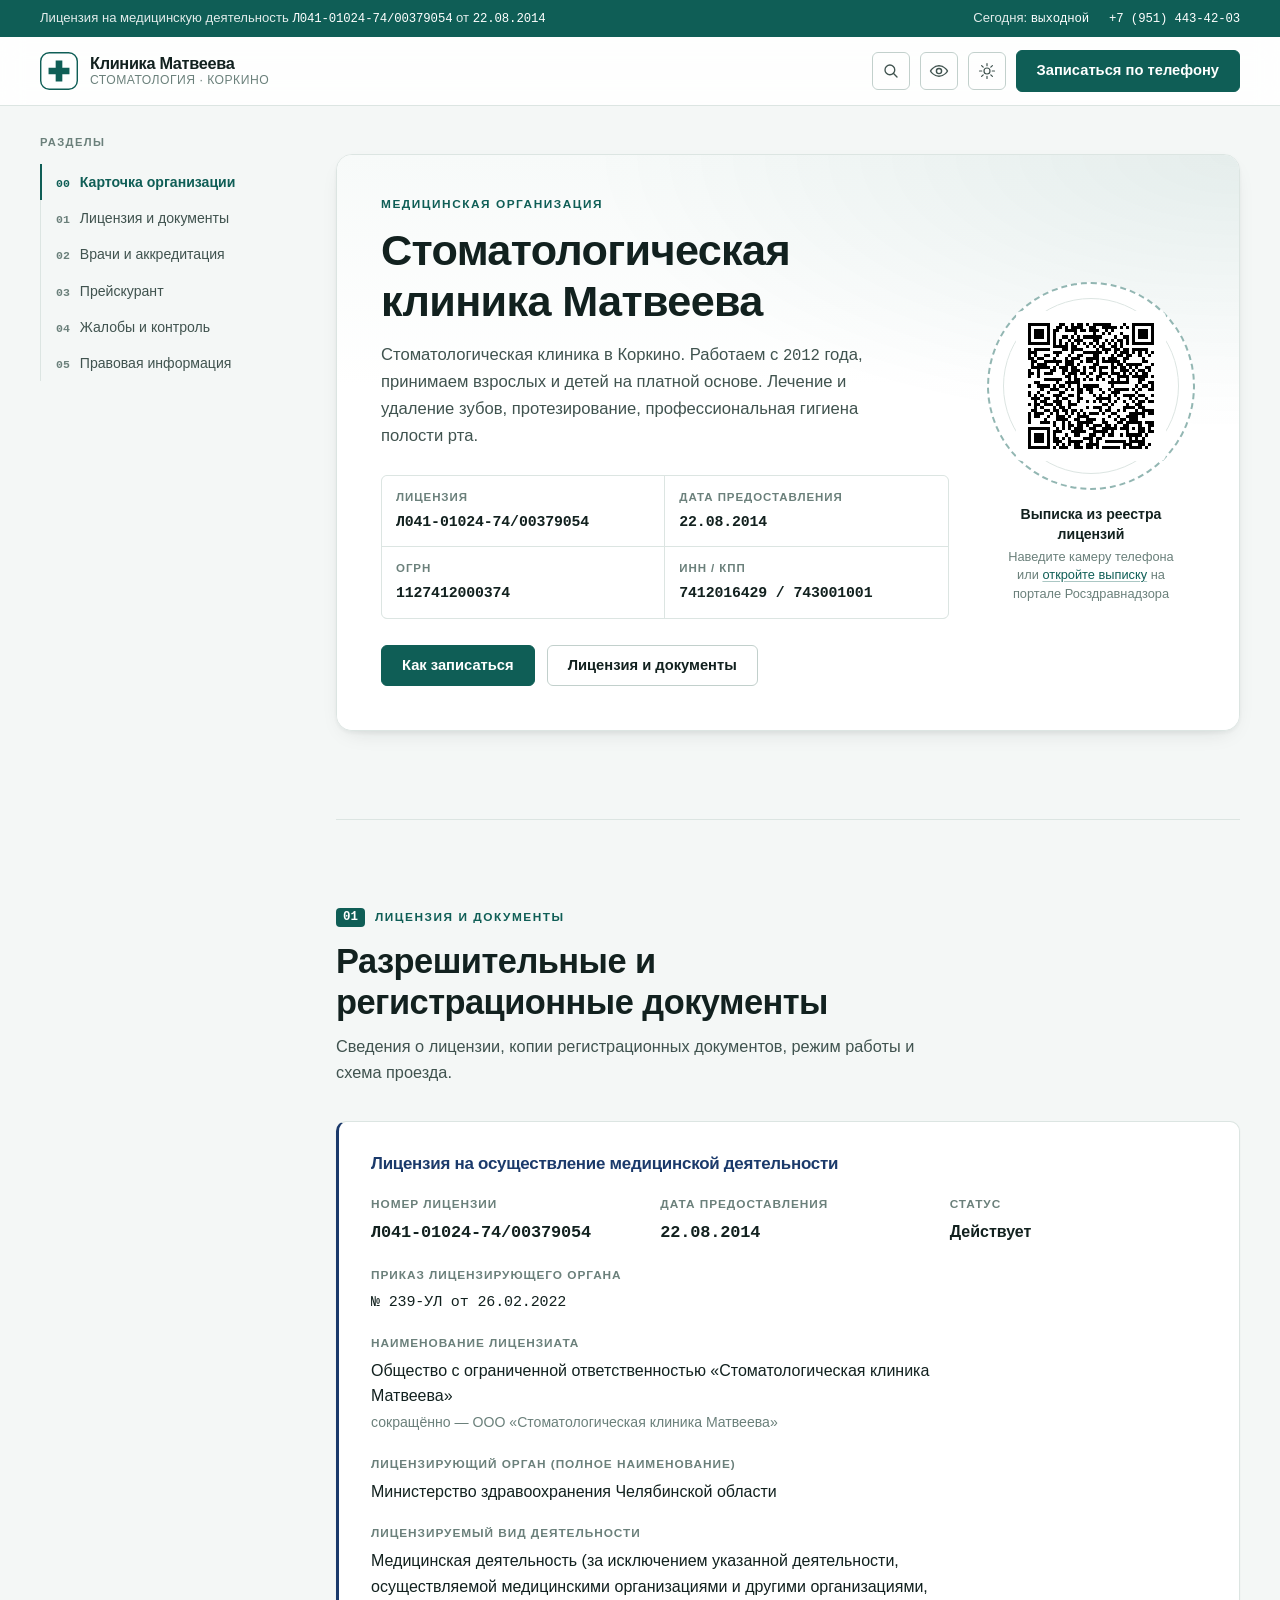
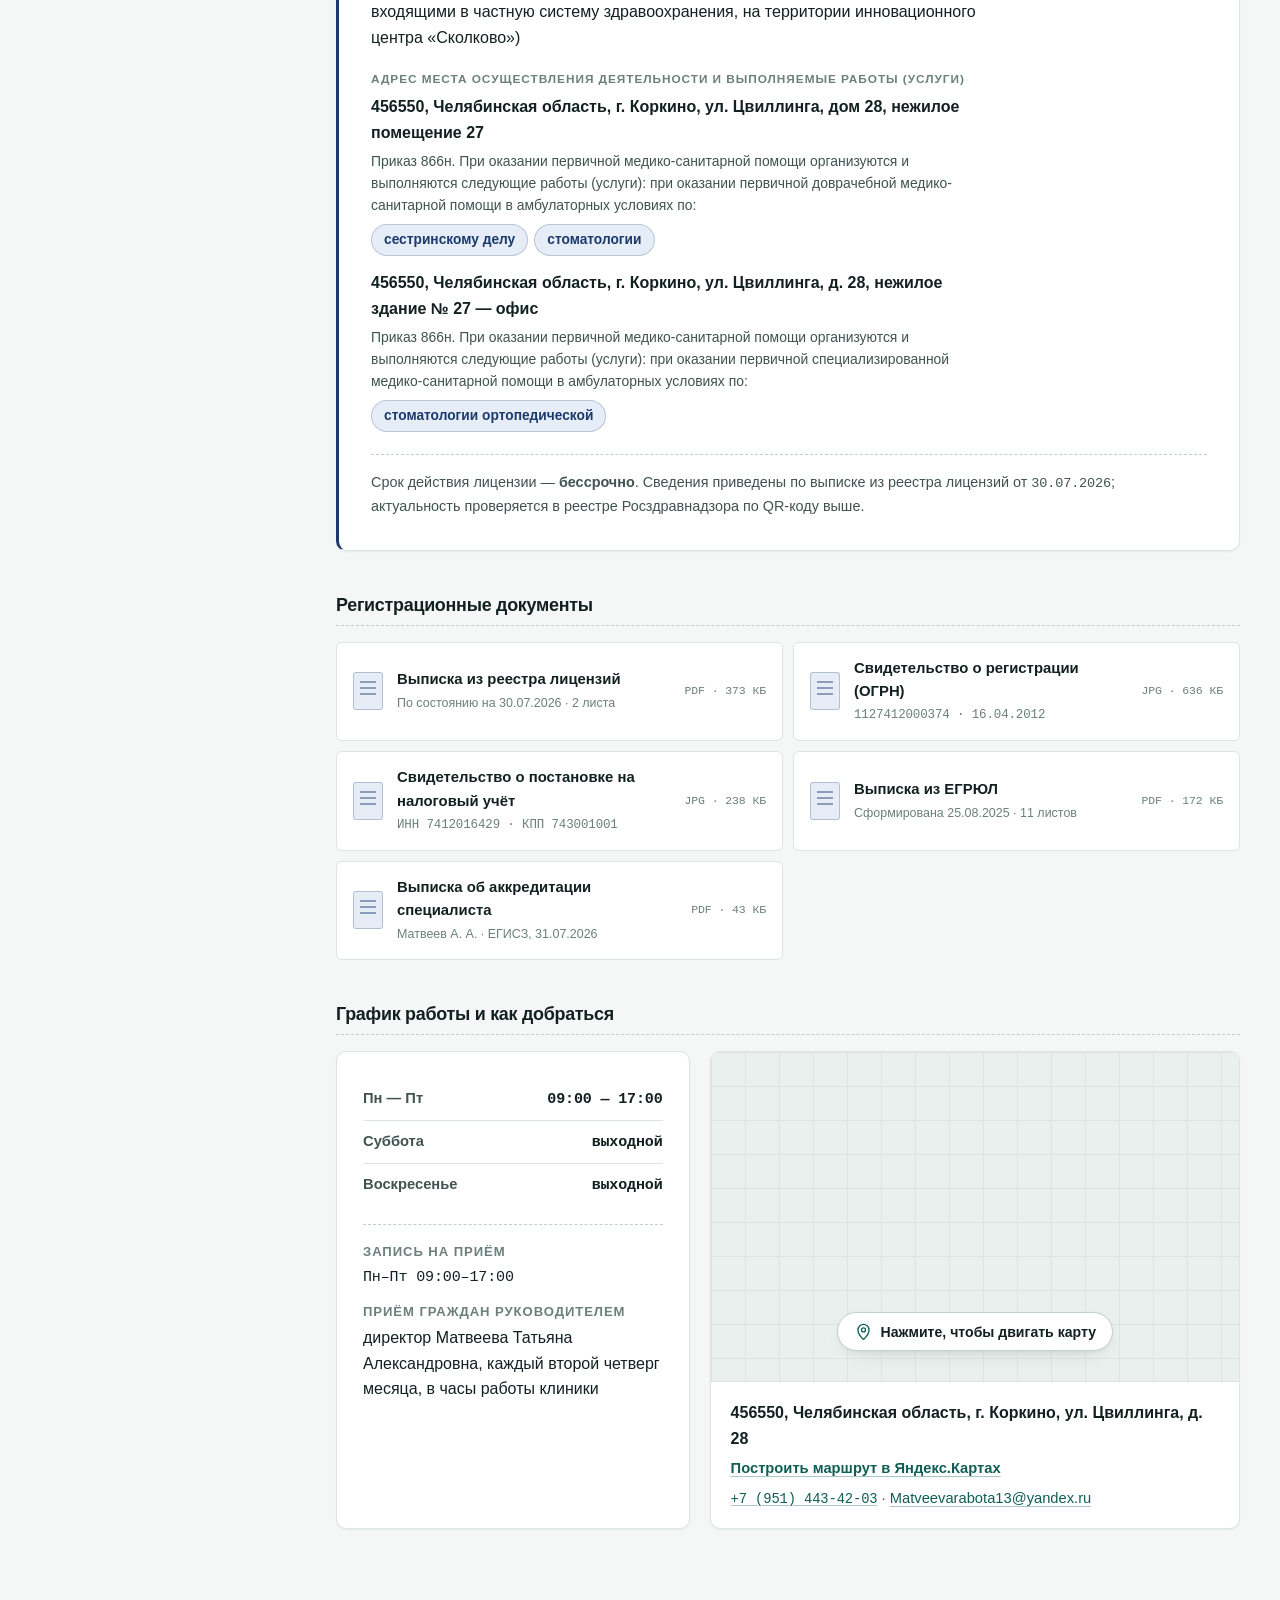
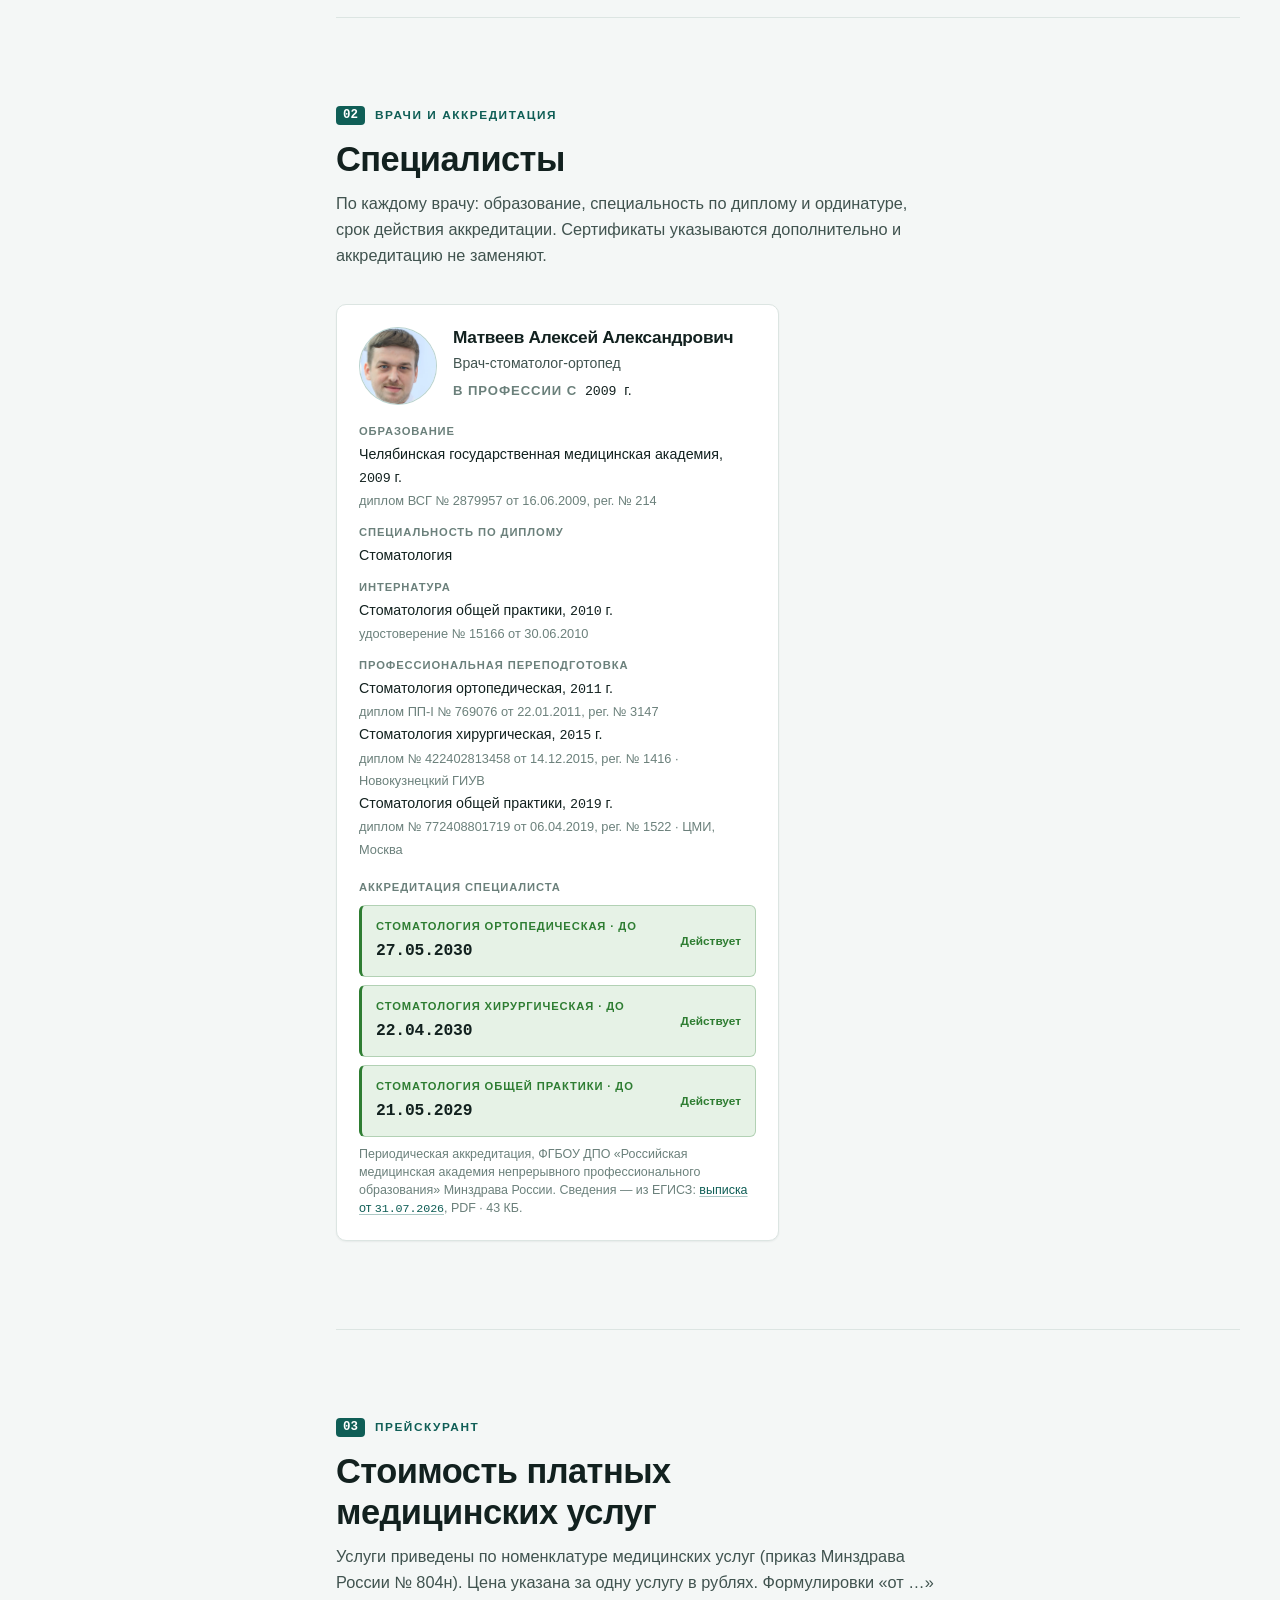
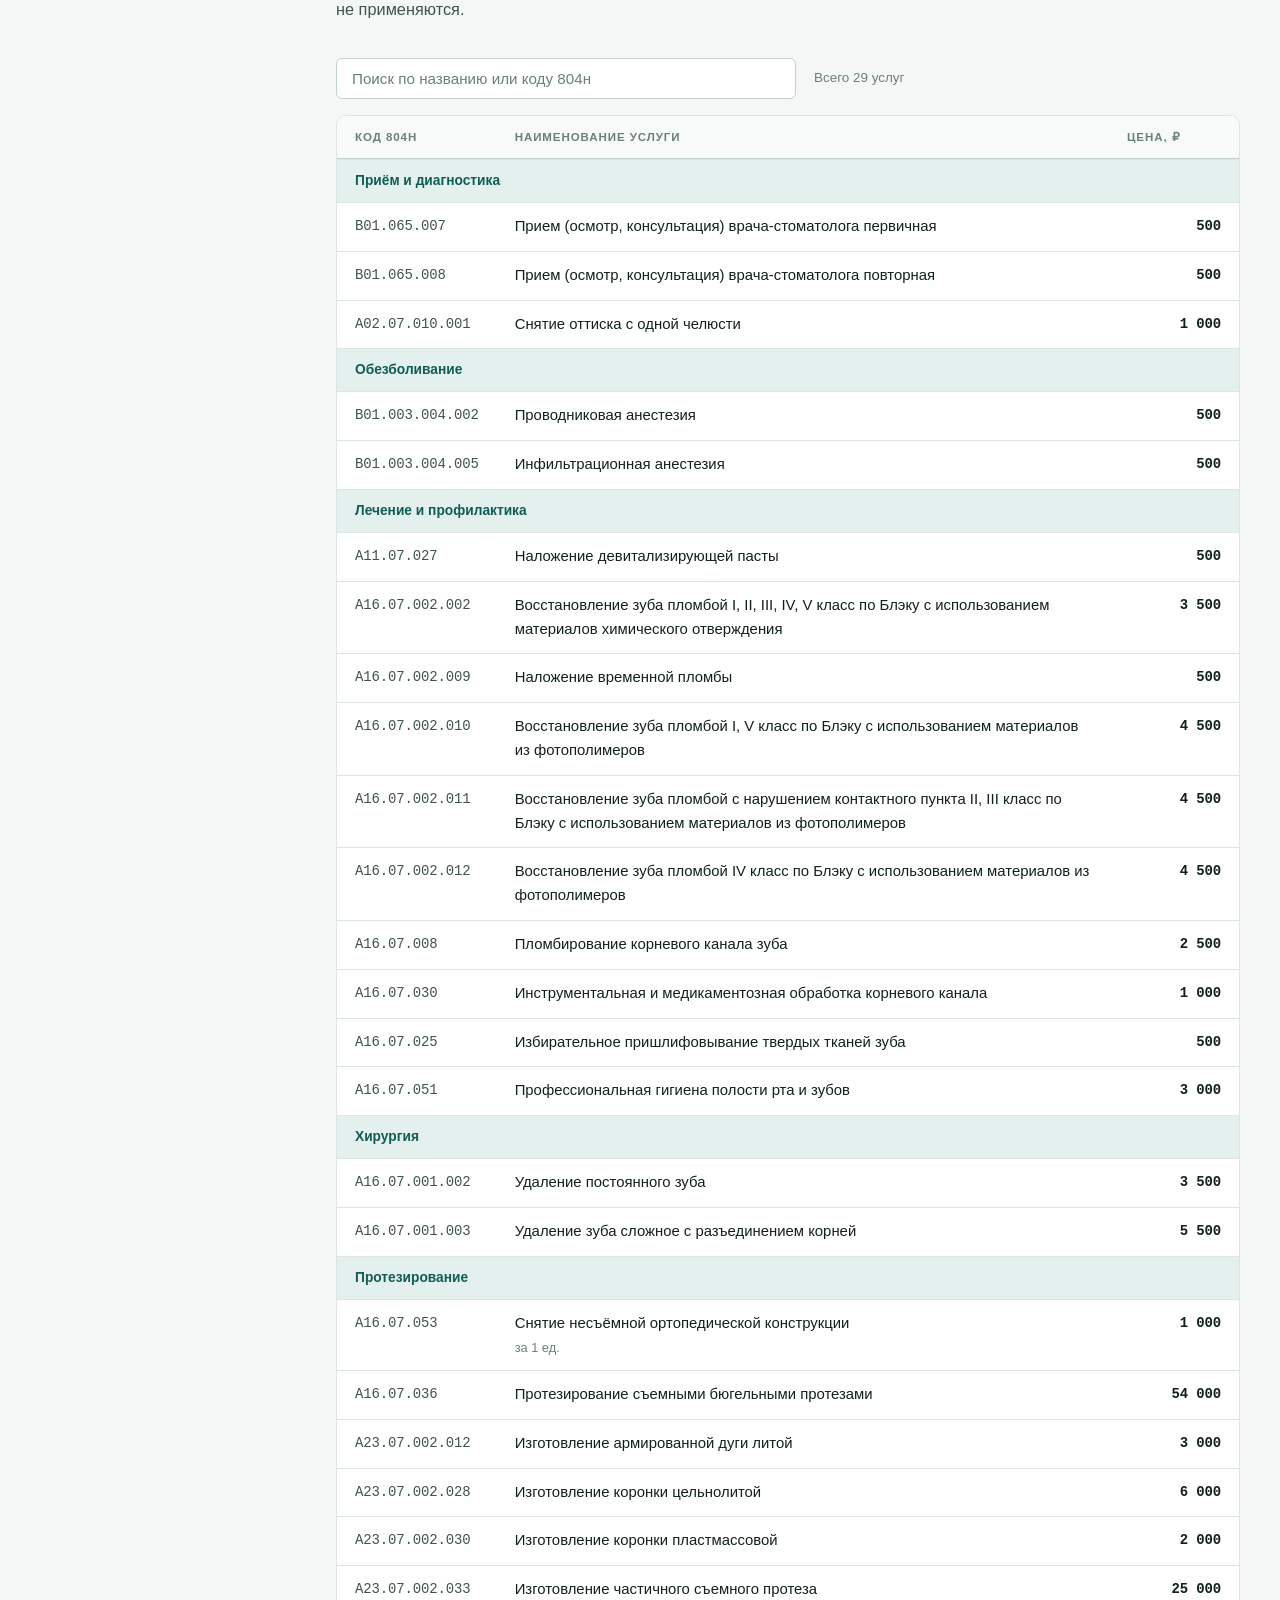
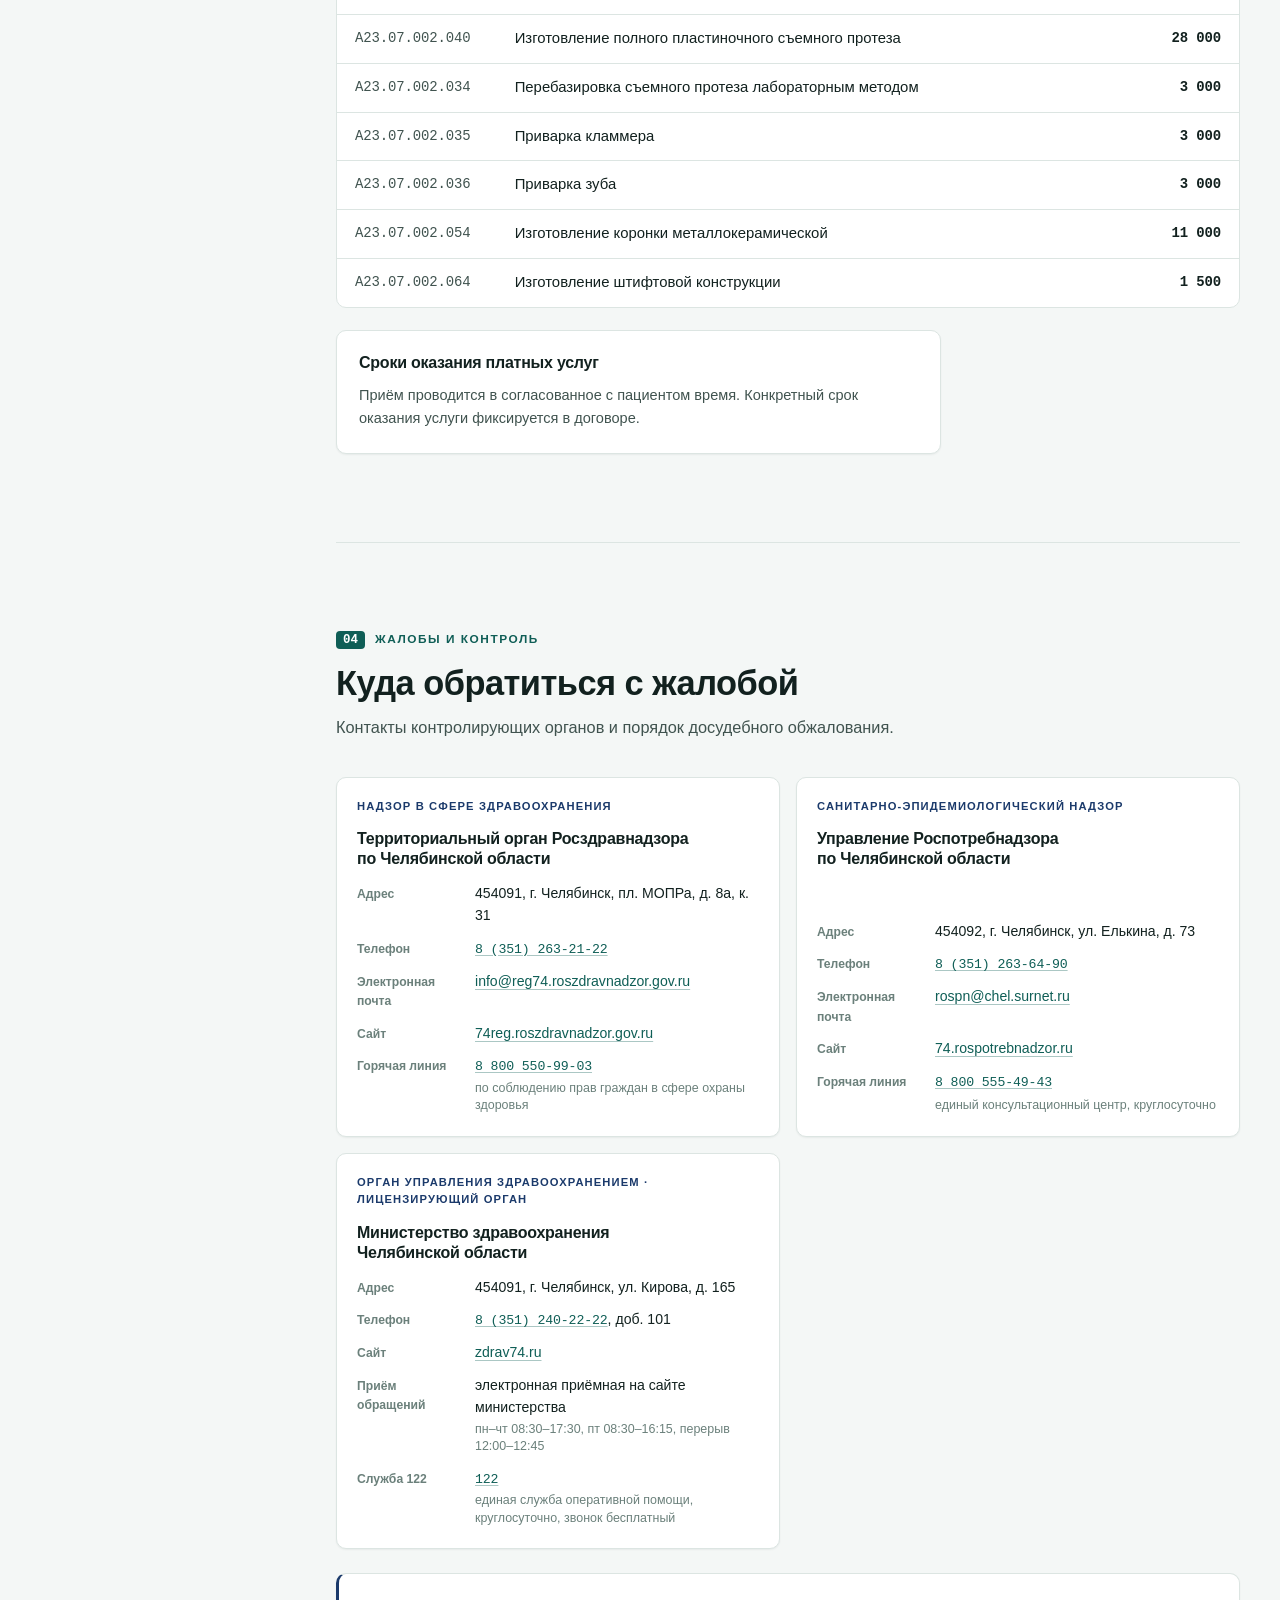
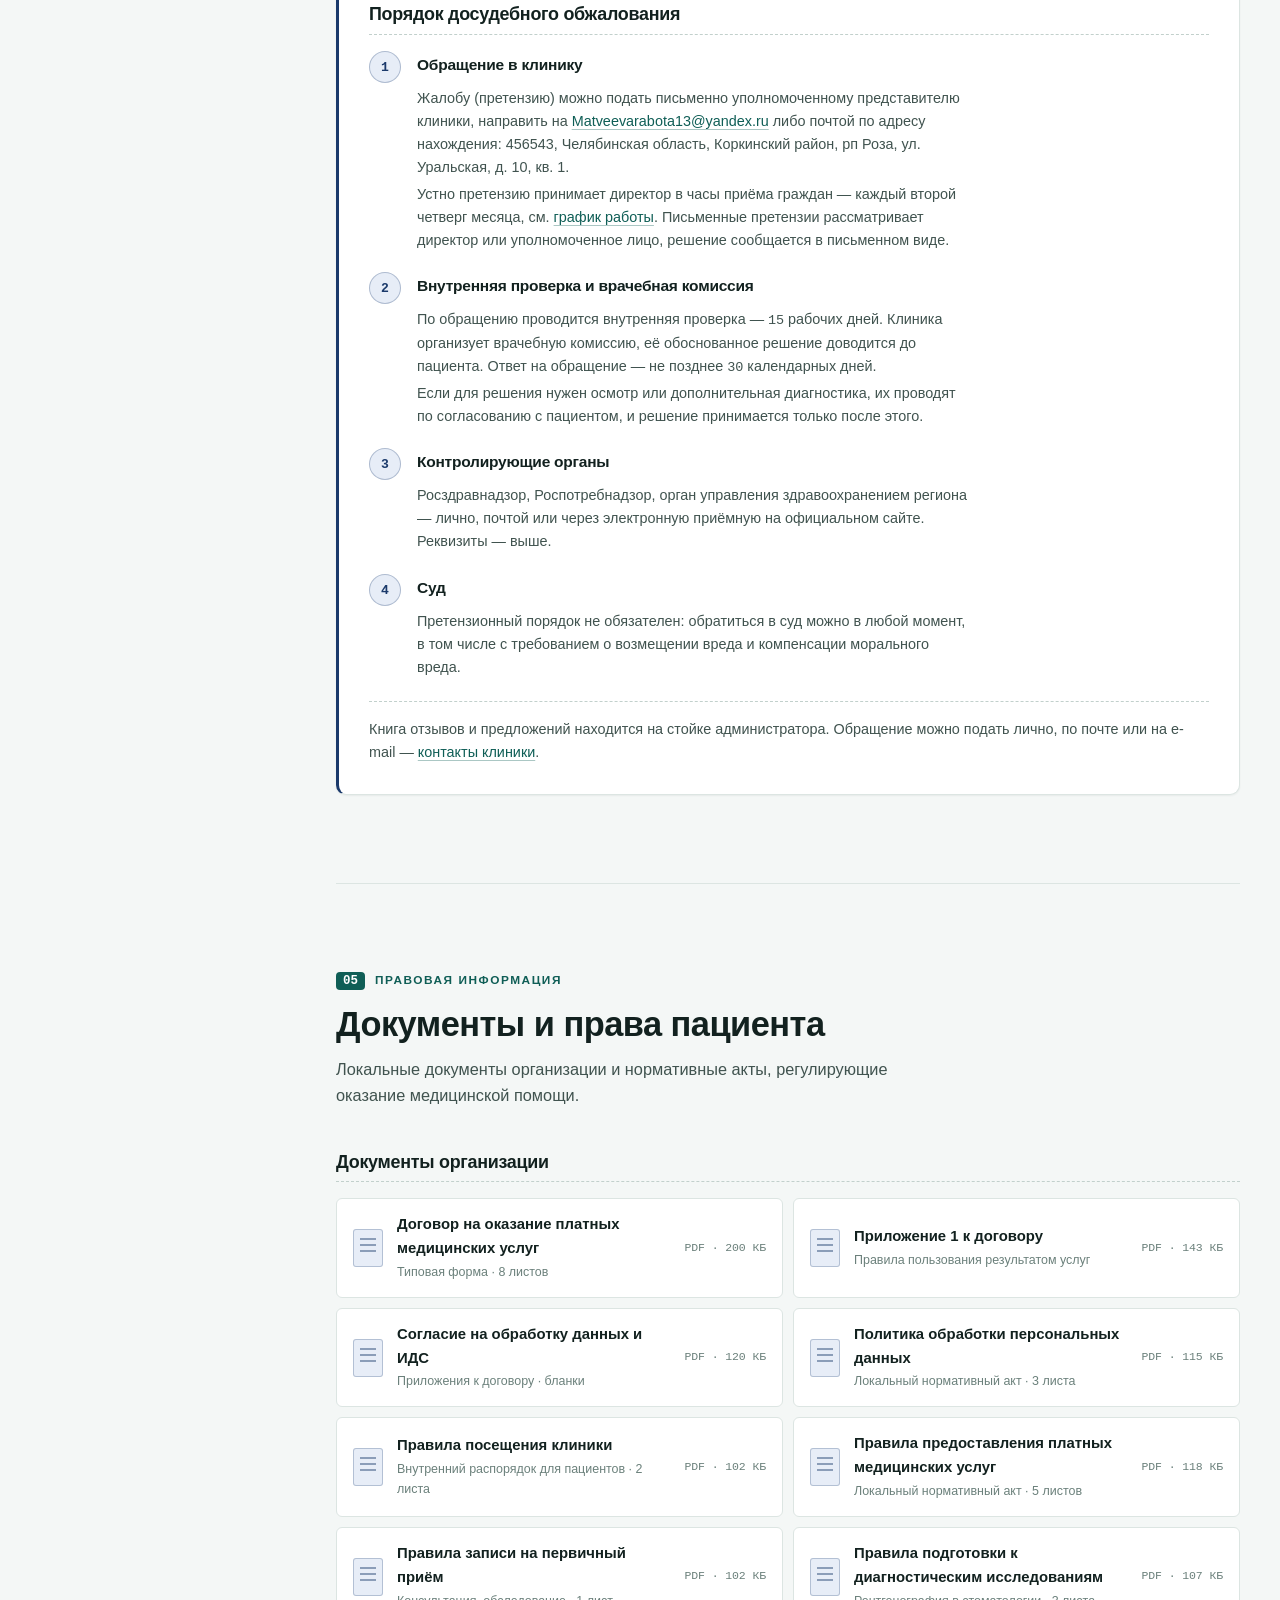
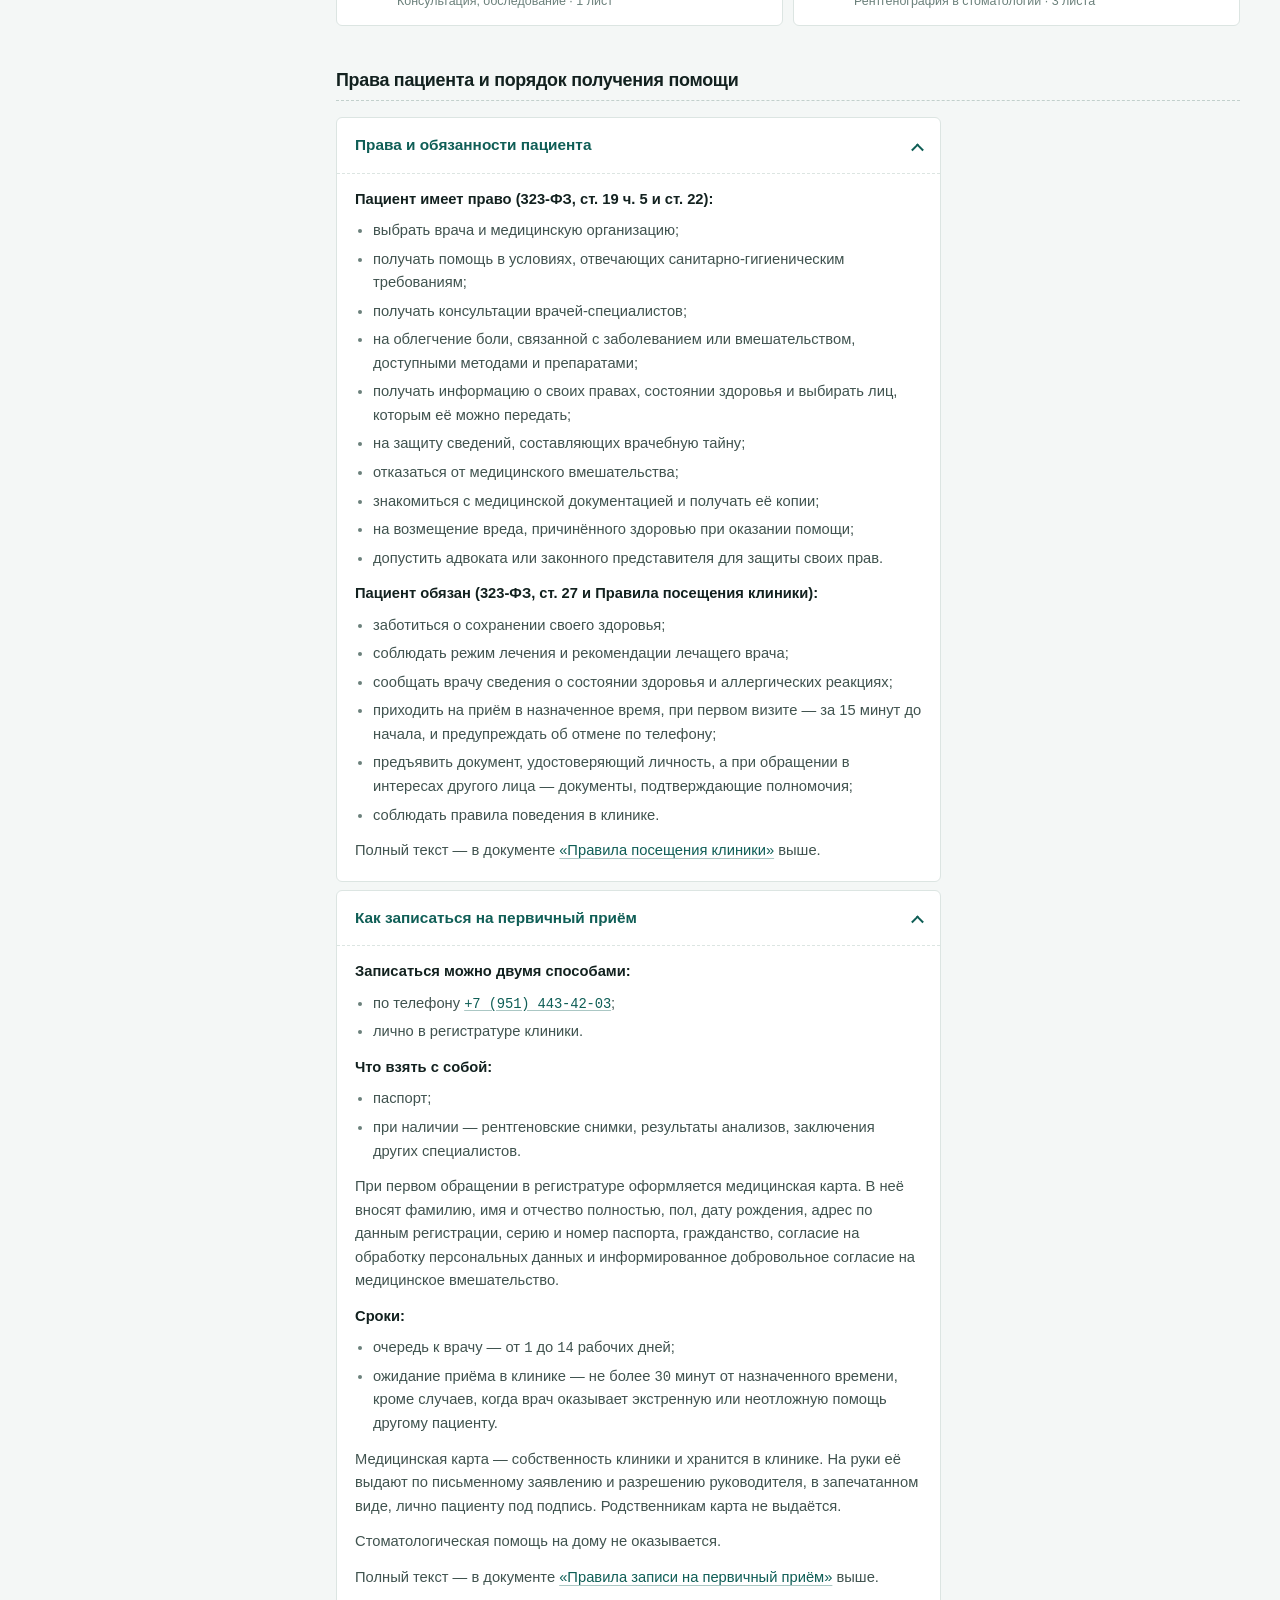
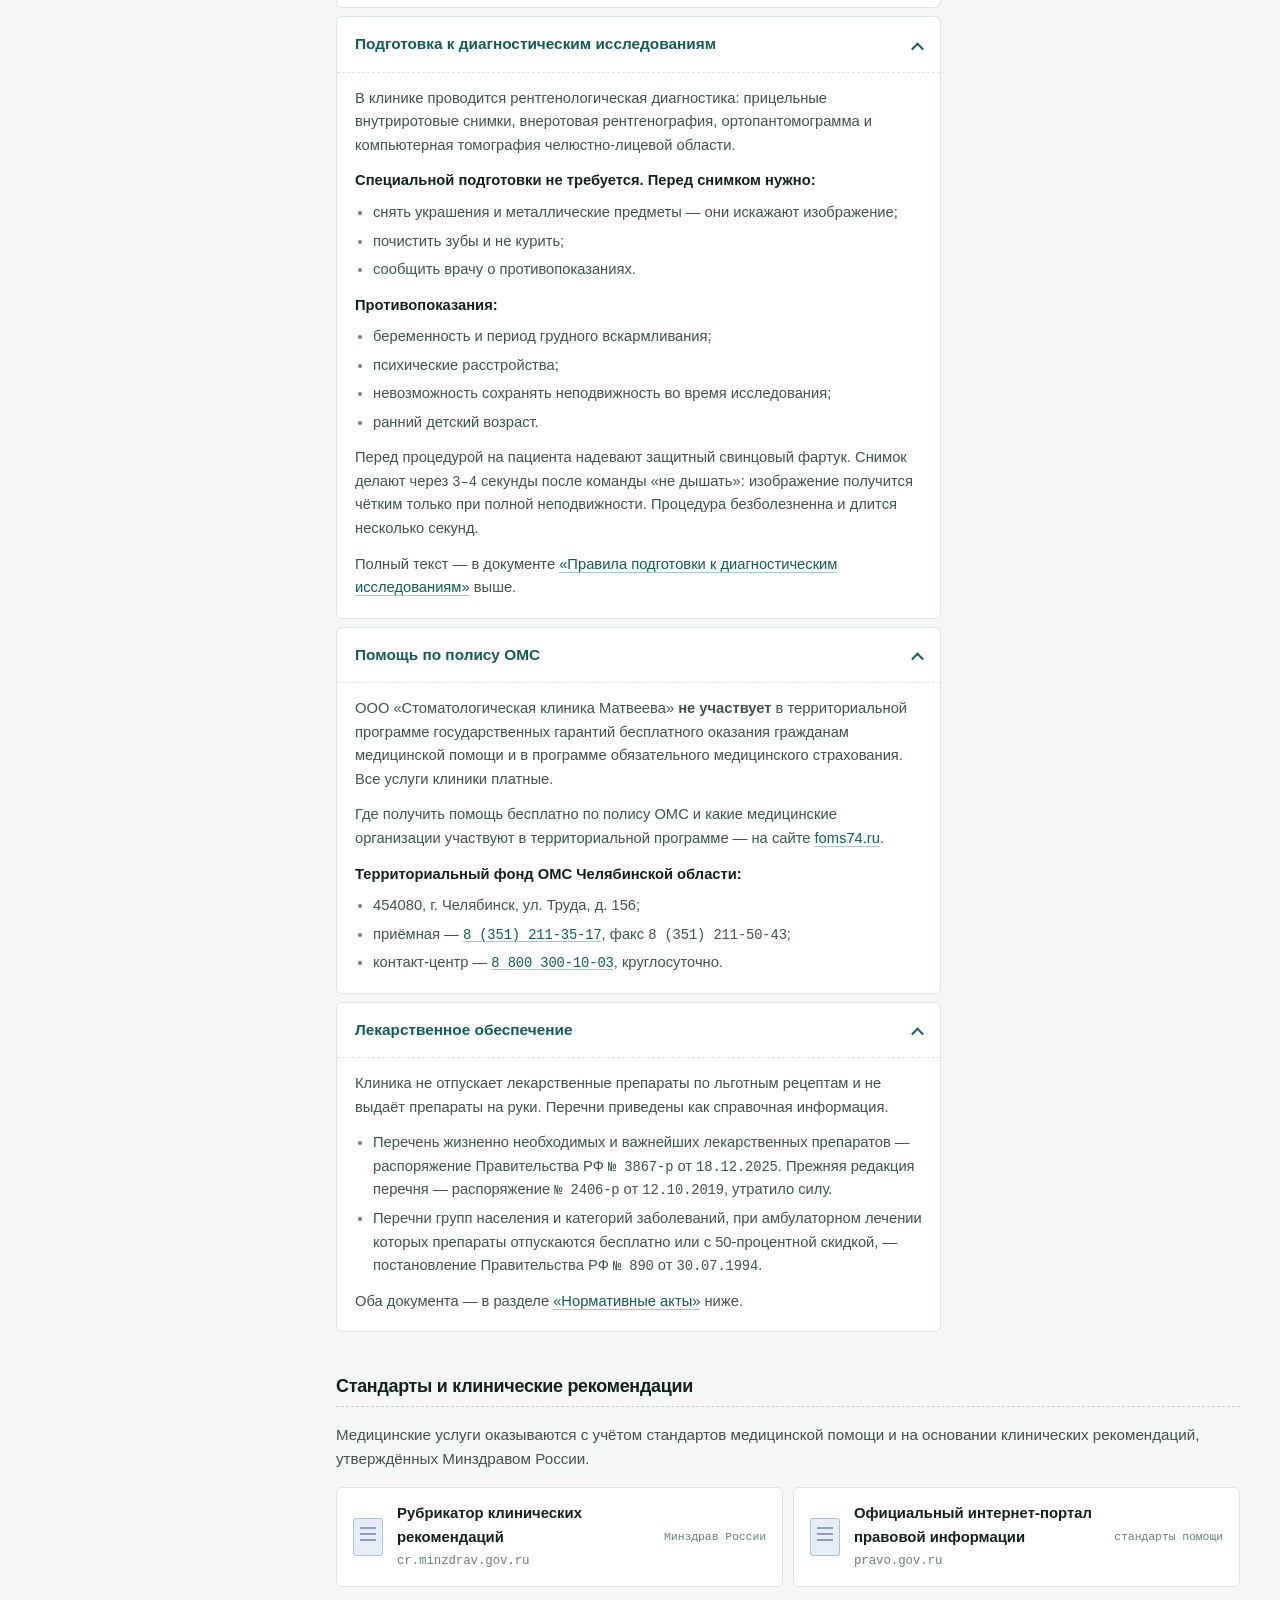
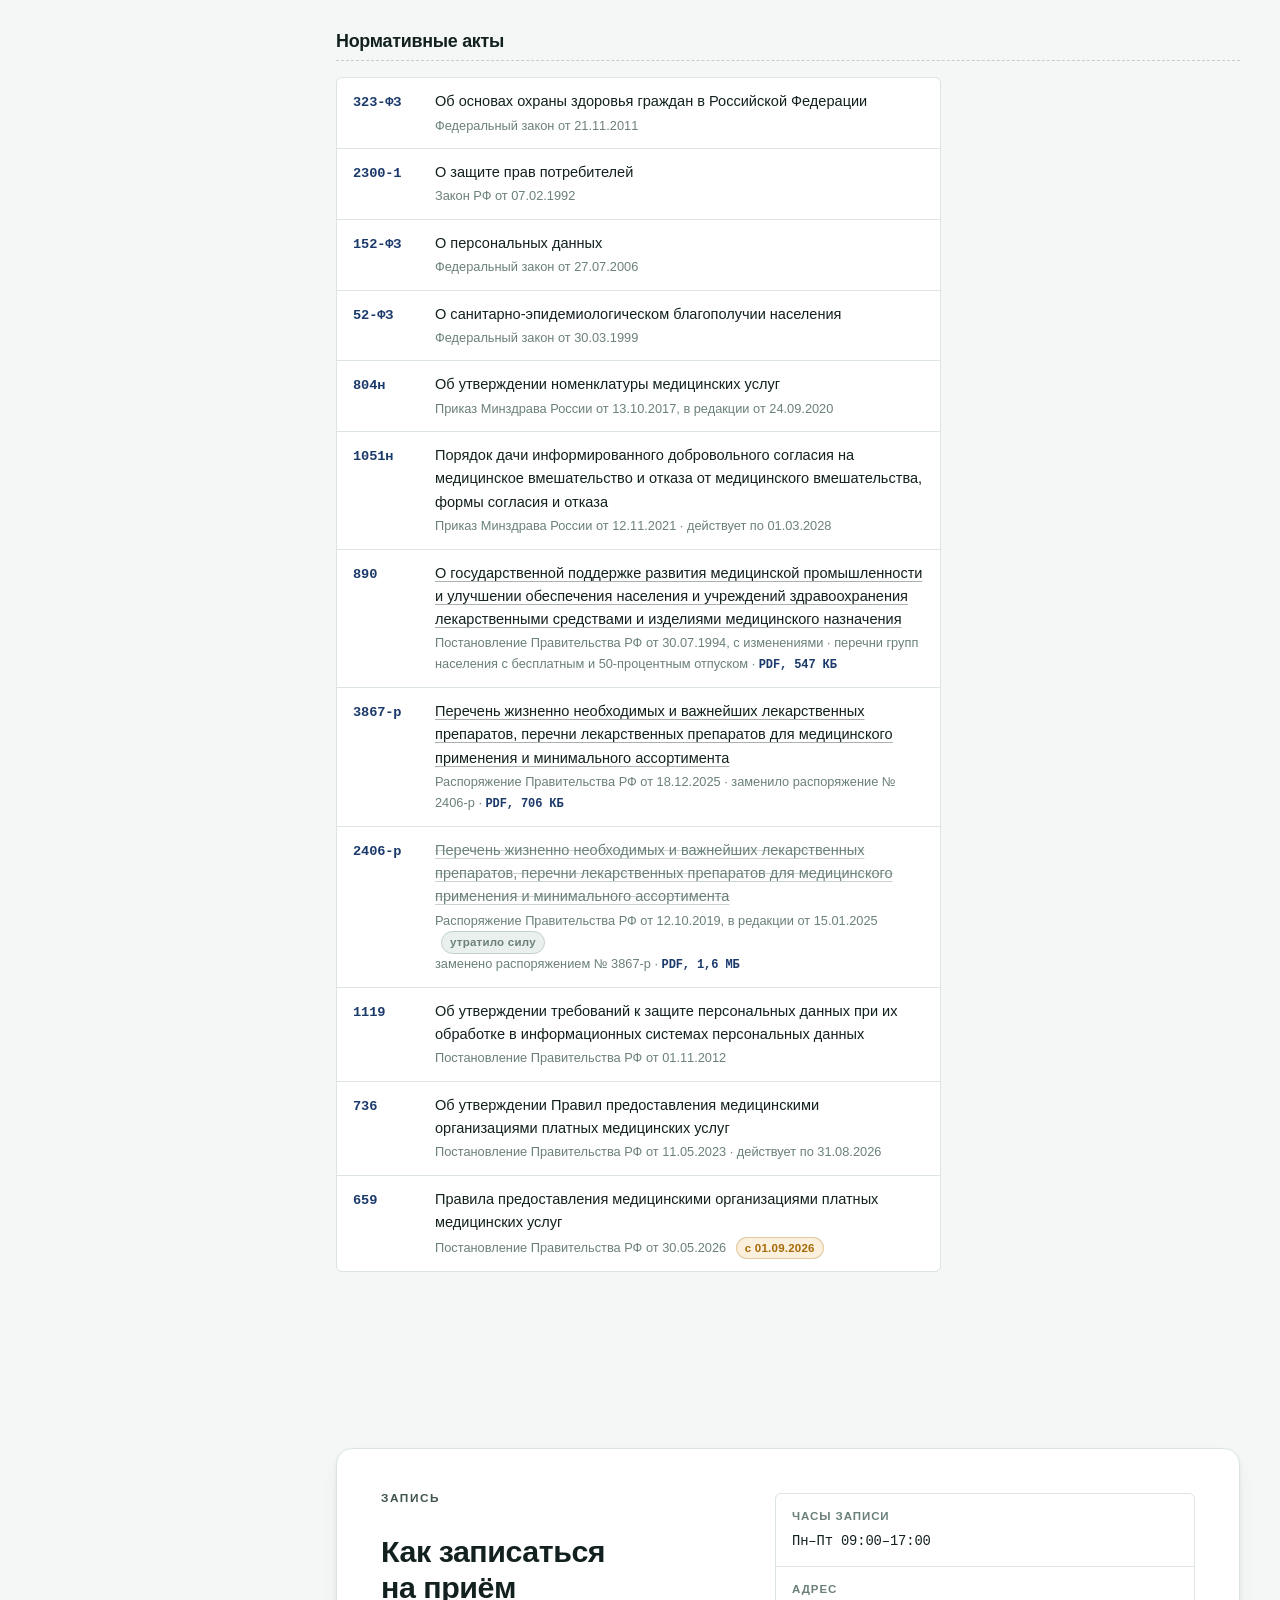
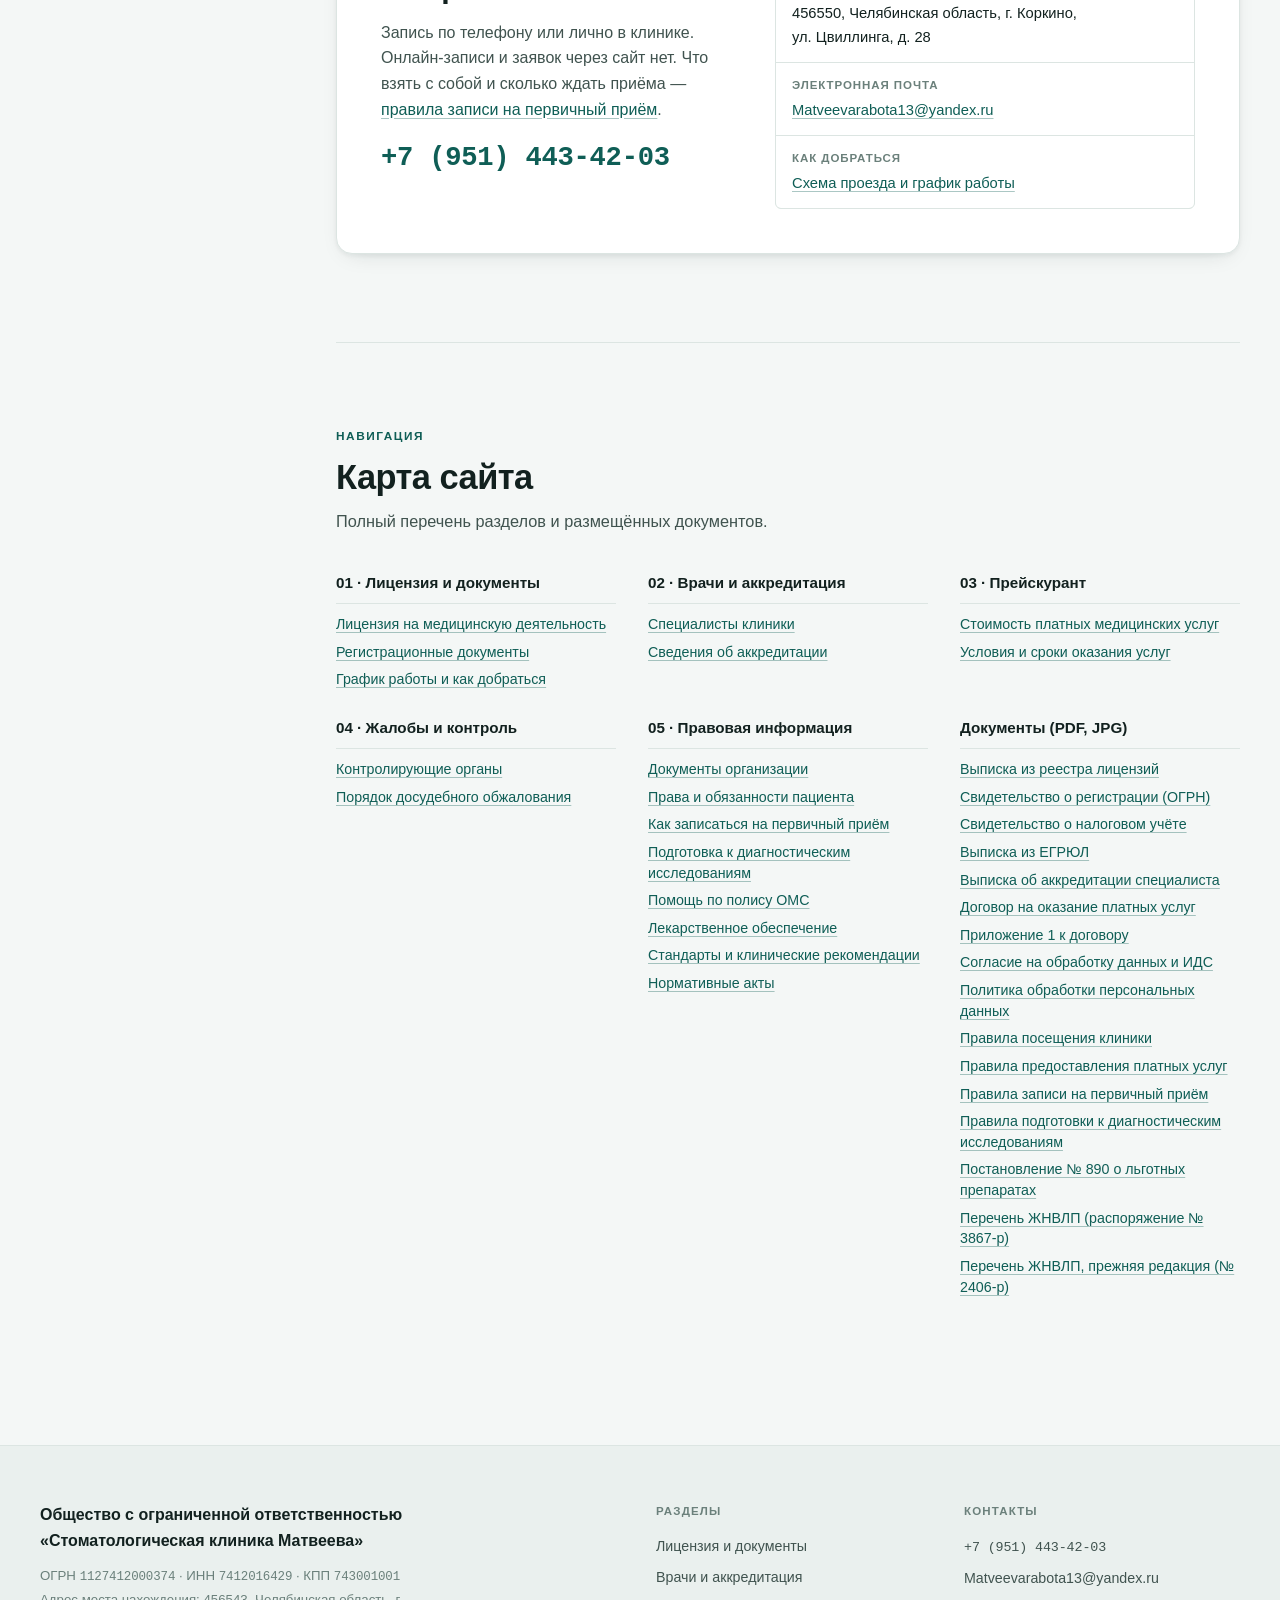
<file: index.html>
<!DOCTYPE html>
<html lang="ru">
<head>
<meta charset="utf-8">
<meta name="viewport" content="width=device-width, initial-scale=1">
<title>Стоматологическая клиника Матвеева — Коркино | лицензия, врачи, прейскурант</title>
<meta name="description" content="ООО «Стоматологическая клиника Матвеева», г. Коркино, ул. Цвиллинга, 28. Лицензия Л041-01024-74/00379054, врачи и аккредитация, прейскурант, контакты контролирующих органов.">

<!-- Индексация открыта 03.08.2026. Здесь стоял метатег robots со значением
     noindex — снят одновременно с Disallow в robots.txt: запрет в любом
     из двух мест держит весь сайт. Если понадобится снова закрыть — правьте
     оба, порознь не работает.
     Сам тег в комментарии не повторяем: проверка в build.js ищет его
     по всему файлу и приняла бы упоминание за настоящий запрет. -->

<!-- Канонический адрес — без www: к нему же ведут редиректы в .htaccess
     и настройка основного зеркала в панели хостинга. -->
<link rel="canonical" href="https://klinika-matveeva.ru/">

<!-- Превью ссылки в мессенджерах и соцсетях.
     og:image добавить, когда будет логотип:
       <meta property="og:image" content="https://klinika-matveeva.ru/assets/img/og.png">  1200×630 -->
<meta property="og:type" content="website">
<meta property="og:locale" content="ru_RU">
<meta property="og:url" content="https://klinika-matveeva.ru/">
<meta property="og:site_name" content="Стоматологическая клиника Матвеева">
<meta property="og:title" content="Стоматологическая клиника Матвеева — Коркино">
<meta property="og:description" content="Лицензия, врачи и аккредитация, прейскурант, контакты контролирующих органов. г. Коркино, ул. Цвиллинга, 28.">
<meta name="twitter:card" content="summary">

<link rel="stylesheet" href="assets/css/styles.css?v=1816e1fb">
<link rel="icon" href="data:image/svg+xml,<svg xmlns='http://www.w3.org/2000/svg' viewBox='0 0 32 32'><rect width='32' height='32' rx='7' fill='%230F5E56'/><path d='M13 7h6v6h6v6h-6v6h-6v-6H7v-6h6z' fill='%23fff'/></svg>">
<script>
  /* Применяем сохранённые настройки до отрисовки, чтобы не мигало.
     Версия для слабовидящих особенно: человек, который её включил,
     не должен увидеть обычную страницу даже на долю секунды. */
  (function () {
    var root = document.documentElement;
    try {
      var t = localStorage.getItem('mc-theme');
      if (t === 'dark' || t === 'light') root.setAttribute('data-theme', t);

      if (localStorage.getItem('mc-vi') === 'on') {
        root.setAttribute('data-vi', '');
        root.setAttribute('data-vi-size', localStorage.getItem('mc-vi-size') || '1');
        root.setAttribute('data-vi-scheme', localStorage.getItem('mc-vi-scheme') || 'wb');
        root.setAttribute('data-vi-space', localStorage.getItem('mc-vi-space') || '0');
        root.setAttribute('data-vi-img', localStorage.getItem('mc-vi-img') || 'on');
      }
    } catch (e) {}
  })();
</script>
</head>
<body>

<a class="skip-link" href="#content">Перейти к содержанию</a>

<!-- ── Утилитарная строка: то, что регулятор ищет первым делом ── -->
<div class="utilbar">
  <div class="wrap utilbar__in">
    <p class="utilbar__lic">
      Лицензия на медицинскую деятельность
      <span class="mono">Л041-01024-74/00379054</span>
      от <time class="mono" datetime="2014-08-22">22.08.2014</time>
    </p>
    <!-- значение пересчитывается из массива SCHEDULE в main.js; здесь запасной вариант -->
    <p class="utilbar__hours">Сегодня: <span class="mono" id="todayHours">09:00–17:00</span></p>
    <!-- обёрнут в <p>, как соседние пункты: прямой потомок flex-контейнера
         блокируется и встаёт по другой базовой линии -->
    <p class="utilbar__tel"><a class="mono" href="tel:+79514434203">+7 (951) 443-42-03</a></p>
  </div>
</div>

<!-- ── Шапка ── -->
<header class="masthead" id="masthead">
  <div class="wrap masthead__in">

    <a class="brand" href="#top" aria-label="На главную">
      <!-- Временный знак. ЗАМЕНИТЬ на логотип в кривых (SVG), когда пришлют:
           высота задаётся CSS, viewBox сохранить пропорциональным. -->
      <svg class="brand__mark" viewBox="0 0 40 40" role="img" aria-hidden="true">
        <rect x="0.75" y="0.75" width="38.5" height="38.5" rx="9" fill="none" stroke="currentColor" stroke-width="1.5"/>
        <path d="M16.5 9h7v7.5H31v7h-7.5V31h-7v-7.5H9v-7h7.5z" fill="currentColor"/>
      </svg>
      <span class="brand__txt">
        <span class="brand__name">Клиника Матвеева</span>
        <span class="brand__sub">Стоматология · Коркино</span>
      </span>
    </a>

    <button class="burger" id="burger" aria-expanded="false" aria-controls="railnav">
      <span class="burger__bars" aria-hidden="true"><i></i><i></i><i></i></span>
      <span class="burger__label">Разделы</span>
    </button>

    <div class="masthead__act">
      <button class="theme-btn" id="searchBtn" aria-label="Поиск по сайту" title="Поиск по сайту">
        <svg viewBox="0 0 24 24" aria-hidden="true" width="18" height="18"><circle cx="10.5" cy="10.5" r="6.5" fill="none" stroke="currentColor" stroke-width="1.8"/><path d="m15.4 15.4 4.6 4.6" stroke="currentColor" stroke-width="1.8" stroke-linecap="round"/></svg>
      </button>
      <!-- Версия для слабовидящих — требование приказа Минздрава № 118н,
           приложение 2, п. 2. Кнопка держится в шапке намеренно: её ищут там. -->
      <button class="theme-btn" id="viBtn" aria-expanded="false" aria-controls="viPanel" aria-label="Версия для слабовидящих" title="Версия для слабовидящих">
        <svg viewBox="0 0 24 24" aria-hidden="true" width="20" height="20"><path d="M1.8 12S5.3 5.8 12 5.8 22.2 12 22.2 12 18.7 18.2 12 18.2 1.8 12 1.8 12z" fill="none" stroke="currentColor" stroke-width="1.7" stroke-linejoin="round"/><circle cx="12" cy="12" r="3.1" fill="none" stroke="currentColor" stroke-width="1.7"/></svg>
      </button>
      <button class="theme-btn" id="themeBtn" aria-label="Переключить тему" title="Переключить тему">
        <svg viewBox="0 0 24 24" aria-hidden="true" width="18" height="18"><path class="ico-sun" d="M12 5V2m0 20v-3m7-7h3M2 12h3m12.07-5.07 2.12-2.12M4.81 19.19l2.12-2.12m0-10.14L4.81 4.81m14.38 14.38-2.12-2.12" stroke="currentColor" stroke-width="1.6" stroke-linecap="round" fill="none"/><circle class="ico-sun" cx="12" cy="12" r="4" stroke="currentColor" stroke-width="1.6" fill="none"/><path class="ico-moon" d="M20 14.5A8.5 8.5 0 0 1 9.5 4a8.5 8.5 0 1 0 10.5 10.5z" stroke="currentColor" stroke-width="1.6" fill="none" stroke-linejoin="round"/></svg>
      </button>
      <a class="btn btn--primary" href="tel:+79514434203">Записаться по телефону</a>
    </div>
  </div>
</header>

<!-- ── Панель версии для слабовидящих ──
     Настройки хранятся в localStorage и применяются скриптом в <head>
     до отрисовки. Значения — в атрибутах data-vi-* на <html>. -->
<div class="vip" id="viPanel" hidden>
  <div class="wrap vip__in">
    <div class="vip__grp" role="group" aria-labelledby="vip-size">
      <span class="vip__cap" id="vip-size">Размер</span>
      <button type="button" class="vip__b vip__b--a1" data-vi-key="size" data-vi-val="1">A</button>
      <button type="button" class="vip__b vip__b--a2" data-vi-key="size" data-vi-val="2">A</button>
      <button type="button" class="vip__b vip__b--a3" data-vi-key="size" data-vi-val="3">A</button>
    </div>

    <div class="vip__grp" role="group" aria-labelledby="vip-scheme">
      <span class="vip__cap" id="vip-scheme">Цвета</span>
      <button type="button" class="vip__b vip__sw vip__sw--wb" data-vi-key="scheme" data-vi-val="wb">Чёрным по белому</button>
      <button type="button" class="vip__b vip__sw vip__sw--bw" data-vi-key="scheme" data-vi-val="bw">Белым по чёрному</button>
      <button type="button" class="vip__b vip__sw vip__sw--bb" data-vi-key="scheme" data-vi-val="bb">Синим по голубому</button>
    </div>

    <div class="vip__grp" role="group" aria-labelledby="vip-space">
      <span class="vip__cap" id="vip-space">Интервал</span>
      <button type="button" class="vip__b" data-vi-key="space" data-vi-val="0">Обычный</button>
      <button type="button" class="vip__b" data-vi-key="space" data-vi-val="1">Увеличенный</button>
    </div>

    <div class="vip__grp" role="group" aria-labelledby="vip-img">
      <span class="vip__cap" id="vip-img">Изображения</span>
      <button type="button" class="vip__b" data-vi-key="img" data-vi-val="on">Показывать</button>
      <button type="button" class="vip__b" data-vi-key="img" data-vi-val="off">Скрыть</button>
    </div>

    <button type="button" class="vip__off" id="viOff">Обычная версия сайта</button>
  </div>
</div>

<!-- ── Поиск по сайту ──
     Требование приказа № 118н, приложение 2, п. 2: «работоспособного
     поиска по сайту». Индекс строится из DOM при первом открытии. -->
<div class="srch" id="srch" hidden>
  <div class="srch__box" role="dialog" aria-modal="true" aria-labelledby="srch-h">
    <h2 class="vh" id="srch-h">Поиск по сайту</h2>
    <div class="srch__top">
      <svg class="srch__ico" viewBox="0 0 24 24" aria-hidden="true" width="20" height="20"><circle cx="10.5" cy="10.5" r="6.5" fill="none" stroke="currentColor" stroke-width="1.8"/><path d="m15.4 15.4 4.6 4.6" stroke="currentColor" stroke-width="1.8" stroke-linecap="round"/></svg>
      <input class="srch__inp" id="srchInput" type="search" placeholder="Например: аккредитация, удаление зуба, жалоба" autocomplete="off" aria-describedby="srchCount">
      <button type="button" class="srch__x" id="srchClose" aria-label="Закрыть поиск">Esc</button>
    </div>
    <p class="srch__count" id="srchCount" role="status">Введите запрос — поиск идёт по всему тексту страницы</p>
    <ul class="srch__list" id="srchList"></ul>
  </div>
</div>

<div class="wrap layout" id="content">

  <!-- ── Левый рельс: индекс обязательных разделов ── -->
  <nav class="rail" id="railnav" aria-label="Разделы сайта">
    <p class="rail__cap">Разделы</p>
    <ol class="rail__list">
      <li><a href="#org"><span class="rail__n">00</span><span>Карточка организации</span></a></li>
      <li><a href="#license"><span class="rail__n">01</span><span>Лицензия и документы</span></a></li>
      <li><a href="#doctors"><span class="rail__n">02</span><span>Врачи и аккредитация</span></a></li>
      <li><a href="#prices"><span class="rail__n">03</span><span>Прейскурант</span></a></li>
      <li><a href="#oversight"><span class="rail__n">04</span><span>Жалобы и контроль</span></a></li>
      <li><a href="#legal"><span class="rail__n">05</span><span>Правовая информация</span></a></li>
    </ol>
  </nav>

  <main class="main" id="top">

  <!-- ══════════ КАРТОЧКА ОРГАНИЗАЦИИ ══════════ -->
  <section class="sec sec--org" id="org" aria-labelledby="org-h">
    <div class="orgcard doc">
      <div class="orgcard__body">
        <p class="eyebrow">Медицинская организация</p>
        <h1 class="orgcard__h" id="org-h">Стоматологическая клиника Матвеева</h1>
        <p class="orgcard__lead">
          Стоматологическая клиника в Коркино. Работаем с <span class="mono">2012</span> года,
          принимаем взрослых и детей на платной основе. Лечение и удаление зубов,
          протезирование, профессиональная гигиена полости рта.
        </p>

        <dl class="reqs">
          <div class="reqs__i"><dt>Лицензия</dt><dd class="mono">Л041-01024-74/00379054</dd></div>
          <div class="reqs__i"><dt>Дата предоставления</dt><dd class="mono">22.08.2014</dd></div>
          <div class="reqs__i"><dt>ОГРН</dt><dd class="mono">1127412000374</dd></div>
          <div class="reqs__i"><dt>ИНН / КПП</dt><dd class="mono">7412016429 / 743001001</dd></div>
        </dl>

        <div class="orgcard__act">
          <a class="btn btn--primary" href="#appointment">Как записаться</a>
          <a class="btn btn--ghost" href="#license">Лицензия и документы</a>
        </div>
      </div>

      <!-- QR: обязателен с 01.09.2025 -->
      <!-- QR собран из выписки (объект-изображение в PDF), ведёт в реестр Росздравнадзора -->
      <figure class="qr">
        <div class="qr__seal">
          <div class="qr__box">
            <a href="https://roszdravnadzor.gov.ru/services/licenses?qrguid=1a8647a8f1d9242dd02195039e0ec1fc"
               target="_blank" rel="noopener">
              <img class="qr__img" src="assets/img/qr-license.svg?v=2c96ce7a"
                   alt="QR-код для перехода к выписке из реестра лицензий на портале Росздравнадзора"
                   width="150" height="150">
            </a>
          </div>
        </div>
        <figcaption class="qr__cap">
          <strong>Выписка из реестра лицензий</strong>
          <span>Наведите камеру телефона или <a href="https://roszdravnadzor.gov.ru/services/licenses?qrguid=1a8647a8f1d9242dd02195039e0ec1fc" target="_blank" rel="noopener">откройте выписку</a> на портале Росздравнадзора</span>
        </figcaption>
      </figure>
    </div>
  </section>

  <!-- ══════════ БЛОК 1 ══════════ -->
  <section class="sec" id="license" aria-labelledby="license-h">
    <header class="sec__head">
      <p class="eyebrow"><span class="eyebrow__n">01</span> Лицензия и документы</p>
      <h2 class="sec__h" id="license-h">Разрешительные и регистрационные документы</h2>
      <p class="sec__lead">Сведения о лицензии, копии регистрационных документов, режим работы и схема проезда.</p>
    </header>

    <div class="doc lic">
      <h3 class="lic__h">Лицензия на осуществление медицинской деятельности</h3>
      <dl class="lic__grid">
        <div class="lic__i"><dt>Номер лицензии</dt><dd class="mono lg">Л041-01024-74/00379054</dd></div>
        <div class="lic__i"><dt>Дата предоставления</dt><dd class="mono lg">22.08.2014</dd></div>
        <div class="lic__i"><dt>Статус</dt><dd><strong>Действует</strong></dd></div>
        <div class="lic__i"><dt>Приказ лицензирующего органа</dt><dd class="mono">№ 239-УЛ от 26.02.2022</dd></div>
        <div class="lic__i lic__i--wide">
          <dt>Наименование лицензиата</dt>
          <dd>Общество с ограниченной ответственностью «Стоматологическая клиника Матвеева»<br>
            <span class="lic__short">сокращённо — ООО «Стоматологическая клиника Матвеева»</span></dd>
        </div>
        <div class="lic__i lic__i--wide">
          <dt>Лицензирующий орган (полное наименование)</dt>
          <dd>Министерство здравоохранения Челябинской области</dd>
        </div>
        <div class="lic__i lic__i--wide">
          <dt>Лицензируемый вид деятельности</dt>
          <dd>Медицинская деятельность (за исключением указанной деятельности, осуществляемой
            медицинскими организациями и другими организациями, входящими в частную систему
            здравоохранения, на территории инновационного центра «Сколково»)</dd>
        </div>
        <div class="lic__i lic__i--wide">
          <dt>Адрес места осуществления деятельности и выполняемые работы (услуги)</dt>
          <dd>
            <p class="lic__addr">456550, Челябинская область, г. Коркино, ул. Цвиллинга, дом 28,
              нежилое помещение 27</p>
            <p class="lic__note">Приказ 866н. При оказании первичной медико-санитарной помощи
              организуются и выполняются следующие работы (услуги): при оказании первичной
              доврачебной медико-санитарной помощи в амбулаторных условиях по:</p>
            <ul class="lic__works">
              <li>сестринскому делу</li>
              <li>стоматологии</li>
            </ul>

            <p class="lic__addr">456550, Челябинская область, г. Коркино, ул. Цвиллинга, д. 28,
              нежилое здание № 27 — офис</p>
            <p class="lic__note">Приказ 866н. При оказании первичной медико-санитарной помощи
              организуются и выполняются следующие работы (услуги): при оказании первичной
              специализированной медико-санитарной помощи в амбулаторных условиях по:</p>
            <ul class="lic__works">
              <li>стоматологии ортопедической</li>
            </ul>
          </dd>
        </div>
      </dl>
      <p class="lic__srok">
        Срок действия лицензии — <strong>бессрочно</strong>. Сведения приведены по выписке из реестра
        лицензий от <time class="mono" datetime="2026-07-30">30.07.2026</time>; актуальность проверяется
        в реестре Росздравнадзора по QR-коду выше.
      </p>
    </div>

    <h3 class="sub-h">Регистрационные документы</h3>
    <ul class="docs">
      <li class="docs__i">
        <a href="assets/docs/vypiska-reestr-licenzij.pdf?v=ad9b6cec" target="_blank" rel="noopener">
          <span class="docs__ico" aria-hidden="true"></span>
          <span class="docs__txt"><strong>Выписка из реестра лицензий</strong><span>По состоянию на 30.07.2026 · 2 листа</span></span>
          <span class="docs__meta mono">PDF · 373 КБ</span>
        </a>
      </li>
      <li class="docs__i">
        <a href="assets/docs/svidetelstvo-ogrn.jpg?v=0d2dc08f" target="_blank" rel="noopener">
          <span class="docs__ico" aria-hidden="true"></span>
          <span class="docs__txt"><strong>Свидетельство о регистрации (ОГРН)</strong><span class="mono">1127412000374 · 16.04.2012</span></span>
          <span class="docs__meta mono">JPG · 636 КБ</span>
        </a>
      </li>
      <li class="docs__i">
        <a href="assets/docs/svidetelstvo-inn-kpp.jpg?v=c6770795" target="_blank" rel="noopener">
          <span class="docs__ico" aria-hidden="true"></span>
          <span class="docs__txt"><strong>Свидетельство о постановке на налоговый учёт</strong><span class="mono">ИНН 7412016429 · КПП 743001001</span></span>
          <span class="docs__meta mono">JPG · 238 КБ</span>
        </a>
      </li>
      <li class="docs__i">
        <a href="assets/docs/vypiska-egrul.pdf?v=87d22f3e" target="_blank" rel="noopener">
          <span class="docs__ico" aria-hidden="true"></span>
          <span class="docs__txt"><strong>Выписка из ЕГРЮЛ</strong><span>Сформирована 25.08.2025 · 11 листов</span></span>
          <span class="docs__meta mono">PDF · 172 КБ</span>
        </a>
      </li>
      <li class="docs__i">
        <a href="assets/docs/vypiska-akkreditaciya-matveev.pdf?v=dd395758" target="_blank" rel="noopener">
          <span class="docs__ico" aria-hidden="true"></span>
          <span class="docs__txt"><strong>Выписка об аккредитации специалиста</strong><span>Матвеев А. А. · ЕГИСЗ, 31.07.2026</span></span>
          <span class="docs__meta mono">PDF · 43 КБ</span>
        </a>
      </li>
    </ul>

    <h3 class="sub-h" id="schedule">График работы и как добраться</h3>
    <div class="sched">
      <div class="doc sched__times">
        <table class="hours">
          <caption class="vh">График работы</caption>
          <tbody>
            <tr><th scope="row">Пн — Пт</th><td class="mono">09:00 — 17:00</td></tr>
            <tr><th scope="row">Суббота</th><td class="mono">выходной</td></tr>
            <tr><th scope="row">Воскресенье</th><td class="mono">выходной</td></tr>
          </tbody>
        </table>
        <div class="hours__extra">
          <p><span class="lbl">Запись на приём</span><span class="mono">Пн–Пт 09:00–17:00</span></p>
          <!-- Часы приёма не указываем конкретнее: клиника назвала только день.
               «Правила предоставления платных медицинских услуг», разд. V п. 2:
               устные претензии директору принимаются «в согласованные часы приёма». -->
          <p><span class="lbl">Приём граждан руководителем</span><span>директор Матвеева Татьяна Александровна, каждый второй четверг месяца, в часы работы клиники</span></p>
        </div>
      </div>

      <div class="doc sched__map">
        <!-- Карта из Конструктора Яндекс.Карт.
             width/height из кода конструктора убраны намеренно — размер задаёт
             .mapbox через aspect-ratio, иначе на телефоне карта вылезает за экран.
             Карта не перехватывает прокрутку, пока по ней не щёлкнут (см. main.js). -->
        <div class="mapbox" id="mapbox">
          <iframe
            src="https://yandex.ru/map-widget/v1/?um=constructor%3A3217f3c1756a3c03fef91a4fe4f85633363dfd5b32227e24f68a290c96d11488&amp;source=constructor"
            title="Схема проезда: Коркино, ул. Цвиллинга, 28"
            loading="lazy"
            referrerpolicy="no-referrer-when-downgrade"></iframe>
          <button type="button" class="mapbox__lock" id="mapUnlock">
            <span class="mapbox__chip">
              <svg viewBox="0 0 24 24" aria-hidden="true" width="19" height="19">
                <path d="M12 22s7-6.36 7-12A7 7 0 0 0 5 10c0 5.64 7 12 7 12z" fill="none" stroke="currentColor" stroke-width="1.7" stroke-linejoin="round"/>
                <circle cx="12" cy="10" r="2.5" fill="none" stroke="currentColor" stroke-width="1.7"/>
              </svg>
              Нажмите, чтобы двигать карту
            </span>
          </button>
        </div>
        <address class="addr">
          <p><strong>456550, Челябинская область, г. Коркино, ул. Цвиллинга, д. 28</strong></p>
          <p><a class="addr__route" href="https://yandex.ru/maps/?text=Челябинская%20область,%20Коркино,%20улица%20Цвиллинга,%2028&amp;rtext=~" target="_blank" rel="noopener">Построить маршрут в Яндекс.Картах</a></p>
          <p><a class="mono" href="tel:+79514434203">+7 (951) 443-42-03</a> · <a href="mailto:Matveevarabota13@yandex.ru">Matveevarabota13@yandex.ru</a></p>
        </address>
      </div>
    </div>
  </section>

  <!-- ══════════ БЛОК 2 ══════════ -->
  <section class="sec" id="doctors" aria-labelledby="doctors-h">
    <header class="sec__head">
      <p class="eyebrow"><span class="eyebrow__n">02</span> Врачи и аккредитация</p>
      <h2 class="sec__h" id="doctors-h">Специалисты</h2>
      <p class="sec__lead">
        По каждому врачу: образование, специальность по диплому и ординатуре, срок действия аккредитации.
        Сертификаты указываются дополнительно и аккредитацию не заменяют.
      </p>
    </header>

    <!-- Чтобы добавить врача: скопируйте <article class="dr"> целиком и замените данные.
         Дату аккредитации ставьте ТОЛЬКО в data-until="ГГГГ-ММ-ДД" —
         дата на странице и цветной статус считаются сами. -->
    <div class="drs">

      <article class="dr">
        <div class="dr__top">
          <!-- Кроп из присланного IMG_1723.JPG: плотный квадрат по голове.
               Кроп с плечами на кружке 62–78 px давал слишком мелкое лицо.
               Водяной знак фотостудии в правом нижнем углу оригинала
               и бейдж с ФИО в кроп не попадают.
               320×320 — с запасом для экранов 3x. -->
          <div class="dr__ph"><img src="assets/img/dr-matveev.jpg?v=3c122440" width="320" height="320"
               alt="Матвеев Алексей Александрович, врач-стоматолог-ортопед" loading="lazy"></div>
          <div class="dr__id">
            <h3 class="dr__name">Матвеев Алексей Александрович</h3>
            <p class="dr__pos">Врач-стоматолог-ортопед</p>
            <p class="dr__exp"><span class="lbl">В профессии с</span> <span class="mono">2009</span> г.</p>
          </div>
        </div>

        <dl class="dr__facts">
          <div>
            <dt>Образование</dt>
            <dd>Челябинская государственная медицинская академия, <span class="mono">2009</span> г.<br>
              <span class="dr__doc">диплом ВСГ № 2879957 от 16.06.2009, рег. № 214</span></dd>
          </div>
          <div><dt>Специальность по диплому</dt><dd>Стоматология</dd></div>
          <div>
            <dt>Интернатура</dt>
            <dd>Стоматология общей практики, <span class="mono">2010</span> г.<br>
              <span class="dr__doc">удостоверение № 15166 от 30.06.2010</span></dd>
          </div>
          <div>
            <dt>Профессиональная переподготовка</dt>
            <dd>
              Стоматология ортопедическая, <span class="mono">2011</span> г.<br>
              <span class="dr__doc">диплом ПП-I № 769076 от 22.01.2011, рег. № 3147</span><br>
              Стоматология хирургическая, <span class="mono">2015</span> г.<br>
              <span class="dr__doc">диплом № 422402813458 от 14.12.2015, рег. № 1416 · Новокузнецкий ГИУВ</span><br>
              Стоматология общей практики, <span class="mono">2019</span> г.<br>
              <span class="dr__doc">диплом № 772408801719 от 06.04.2019, рег. № 1522 · ЦМИ, Москва</span>
            </dd>
          </div>
        </dl>

        <!-- Аккредитации из выписки ЕГИСЗ от 31.07.2026.
             Дату ставить ТОЛЬКО в data-until="ГГГГ-ММ-ДД" — подпись и цветной
             статус считаются автоматически. -->
        <div class="accrs">
          <p class="accrs__cap">Аккредитация специалиста</p>

          <p class="accr" data-until="2030-05-27">
            <span class="accr__lbl">Стоматология ортопедическая · до</span>
            <span class="accr__date mono">27.05.2030</span>
            <span class="accr__chip">—</span>
          </p>

          <p class="accr" data-until="2030-04-22">
            <span class="accr__lbl">Стоматология хирургическая · до</span>
            <span class="accr__date mono">22.04.2030</span>
            <span class="accr__chip">—</span>
          </p>

          <p class="accr" data-until="2029-05-21">
            <span class="accr__lbl">Стоматология общей практики · до</span>
            <span class="accr__date mono">21.05.2029</span>
            <span class="accr__chip">—</span>
          </p>

          <p class="accrs__src">
            Периодическая аккредитация, ФГБОУ ДПО «Российская медицинская академия
            непрерывного профессионального образования» Минздрава России.
            Сведения — из ЕГИСЗ:
            <a href="assets/docs/vypiska-akkreditaciya-matveev.pdf?v=dd395758" target="_blank" rel="noopener">выписка
            от <time class="mono" datetime="2026-07-31">31.07.2026</time></a>, PDF · 43 КБ.
          </p>
        </div>
      </article>

    </div>
  </section>

  <!-- ══════════ БЛОК 3 ══════════ -->
  <section class="sec" id="prices" aria-labelledby="prices-h">
    <header class="sec__head">
      <p class="eyebrow"><span class="eyebrow__n">03</span> Прейскурант</p>
      <h2 class="sec__h" id="prices-h">Стоимость платных медицинских услуг</h2>
      <p class="sec__lead">
        Услуги приведены по номенклатуре медицинских услуг (приказ Минздрава России № 804н).
        Цена указана за одну услугу в рублях. Формулировки «от …» не применяются.
      </p>
    </header>

    <div class="pricetools">
      <label class="search">
        <span class="vh">Поиск по услугам</span>
        <input type="search" id="priceSearch" placeholder="Поиск по названию или коду 804н" autocomplete="off">
      </label>
      <p class="pricetools__count" id="priceCount" aria-live="polite"></p>
    </div>

    <div class="tablewrap">
      <table class="price">
        <caption class="vh">Прейскурант на платные медицинские услуги</caption>
        <thead>
          <tr>
            <th scope="col" class="price__c-code">Код 804н</th>
            <th scope="col">Наименование услуги</th>
            <th scope="col" class="price__c-sum">Цена, ₽</th>
          </tr>
        </thead>

        <tbody data-group="priem">
          <tr class="price__grp"><th colspan="3" scope="colgroup">Приём и диагностика</th></tr>
          <tr><td class="mono">B01.065.007</td><td>Прием (осмотр, консультация) врача-стоматолога первичная</td><td class="mono num">500</td></tr>
          <tr><td class="mono">B01.065.008</td><td>Прием (осмотр, консультация) врача-стоматолога повторная</td><td class="mono num">500</td></tr>
          <tr><td class="mono">A02.07.010.001</td><td>Снятие оттиска с одной челюсти</td><td class="mono num">1 000</td></tr>
        </tbody>

        <tbody data-group="anest">
          <tr class="price__grp"><th colspan="3" scope="colgroup">Обезболивание</th></tr>
          <tr><td class="mono">B01.003.004.002</td><td>Проводниковая анестезия</td><td class="mono num">500</td></tr>
          <tr><td class="mono">B01.003.004.005</td><td>Инфильтрационная анестезия</td><td class="mono num">500</td></tr>
        </tbody>

        <tbody data-group="terapiya">
          <tr class="price__grp"><th colspan="3" scope="colgroup">Лечение и профилактика</th></tr>
          <tr><td class="mono">A11.07.027</td><td>Наложение девитализирующей пасты</td><td class="mono num">500</td></tr>
          <tr><td class="mono">A16.07.002.002</td><td>Восстановление зуба пломбой I, II, III, IV, V класс по Блэку с использованием материалов химического отверждения</td><td class="mono num">3 500</td></tr>
          <tr><td class="mono">A16.07.002.009</td><td>Наложение временной пломбы</td><td class="mono num">500</td></tr>
          <tr><td class="mono">A16.07.002.010</td><td>Восстановление зуба пломбой I, V класс по Блэку с использованием материалов из фотополимеров</td><td class="mono num">4 500</td></tr>
          <tr><td class="mono">A16.07.002.011</td><td>Восстановление зуба пломбой с нарушением контактного пункта II, III класс по Блэку с использованием материалов из фотополимеров</td><td class="mono num">4 500</td></tr>
          <tr><td class="mono">A16.07.002.012</td><td>Восстановление зуба пломбой IV класс по Блэку с использованием материалов из фотополимеров</td><td class="mono num">4 500</td></tr>
          <tr><td class="mono">A16.07.008</td><td>Пломбирование корневого канала зуба</td><td class="mono num">2 500</td></tr>
          <tr><td class="mono">A16.07.030</td><td>Инструментальная и медикаментозная обработка корневого канала</td><td class="mono num">1 000</td></tr>
          <tr><td class="mono">A16.07.025</td><td>Избирательное пришлифовывание твердых тканей зуба</td><td class="mono num">500</td></tr>
          <tr><td class="mono">A16.07.051</td><td>Профессиональная гигиена полости рта и зубов</td><td class="mono num">3 000</td></tr>
        </tbody>

        <tbody data-group="hirurgiya">
          <tr class="price__grp"><th colspan="3" scope="colgroup">Хирургия</th></tr>
          <tr><td class="mono">A16.07.001.002</td><td>Удаление постоянного зуба</td><td class="mono num">3 500</td></tr>
          <tr><td class="mono">A16.07.001.003</td><td>Удаление зуба сложное с разъединением корней</td><td class="mono num">5 500</td></tr>
        </tbody>

        <tbody data-group="ortopediya">
          <tr class="price__grp"><th colspan="3" scope="colgroup">Протезирование</th></tr>
          <tr><td class="mono">A16.07.053</td><td>Снятие несъёмной ортопедической конструкции<span class="price__unit">за 1 ед.</span></td><td class="mono num">1 000</td></tr>
          <tr><td class="mono">A16.07.036</td><td>Протезирование съемными бюгельными протезами</td><td class="mono num">54 000</td></tr>
          <tr><td class="mono">A23.07.002.012</td><td>Изготовление армированной дуги литой</td><td class="mono num">3 000</td></tr>
          <tr><td class="mono">A23.07.002.028</td><td>Изготовление коронки цельнолитой</td><td class="mono num">6 000</td></tr>
          <tr><td class="mono">A23.07.002.030</td><td>Изготовление коронки пластмассовой</td><td class="mono num">2 000</td></tr>
          <tr><td class="mono">A23.07.002.033</td><td>Изготовление частичного съемного протеза</td><td class="mono num">25 000</td></tr>
          <tr><td class="mono">A23.07.002.040</td><td>Изготовление полного пластиночного съемного протеза</td><td class="mono num">28 000</td></tr>
          <tr><td class="mono">A23.07.002.034</td><td>Перебазировка съемного протеза лабораторным методом</td><td class="mono num">3 000</td></tr>
          <tr><td class="mono">A23.07.002.035</td><td>Приварка кламмера</td><td class="mono num">3 000</td></tr>
          <tr><td class="mono">A23.07.002.036</td><td>Приварка зуба</td><td class="mono num">3 000</td></tr>
          <tr><td class="mono">A23.07.002.054</td><td>Изготовление коронки металлокерамической</td><td class="mono num">11 000</td></tr>
          <tr><td class="mono">A23.07.002.064</td><td>Изготовление штифтовой конструкции</td><td class="mono num">1 500</td></tr>
        </tbody>
      </table>
    </div>

    <p class="price__empty" id="priceEmpty" hidden>По запросу ничего не найдено. Уточните название услуги или код.</p>

    <div class="notes">
      <div class="doc note">
        <h3>Сроки оказания платных услуг</h3>
        <!-- ПП 736 п. 17г обязывает раскрыть срок ожидания, но не устанавливает
             его величину: клиника определяет срок сама и фиксирует в договоре (п. 23ж). -->
        <p>
          Приём проводится в согласованное с пациентом время. Конкретный срок
          оказания услуги фиксируется в договоре.
        </p>
      </div>
    </div>
  </section>

  <!-- ══════════ БЛОК 4 ══════════ -->
  <section class="sec" id="oversight" aria-labelledby="oversight-h">
    <header class="sec__head">
      <p class="eyebrow"><span class="eyebrow__n">04</span> Жалобы и контроль</p>
      <h2 class="sec__h" id="oversight-h">Куда обратиться с жалобой</h2>
      <p class="sec__lead">Контакты контролирующих органов и порядок досудебного обжалования.</p>
    </header>

    <div class="orgs">
      <article class="doc org">
        <p class="org__kind">Надзор в сфере здравоохранения</p>
        <h3 class="org__h">Территориальный орган Росздравнадзора по Челябинской области</h3>
        <dl class="org__c">
          <div><dt>Адрес</dt><dd>454091, г. Челябинск, пл. МОПРа, д. 8а, к. 31</dd></div>
          <div><dt>Телефон</dt><dd><a class="mono" href="tel:+73512632122">8 (351) 263-21-22</a></dd></div>
          <div><dt>Электронная почта</dt><dd><a href="mailto:info@reg74.roszdravnadzor.gov.ru">info@reg74.roszdravnadzor.gov.ru</a></dd></div>
          <div><dt>Сайт</dt><dd><a href="https://74reg.roszdravnadzor.gov.ru" target="_blank" rel="noopener">74reg.roszdravnadzor.gov.ru</a></dd></div>
          <div><dt>Горячая линия</dt><dd><a class="mono" href="tel:88005509903">8 800 550-99-03</a><br><span class="org__note">по соблюдению прав граждан в сфере охраны здоровья</span></dd></div>
        </dl>
      </article>

      <article class="doc org">
        <p class="org__kind">Санитарно-эпидемиологический надзор</p>
        <h3 class="org__h">Управление Роспотребнадзора по Челябинской области</h3>
        <dl class="org__c">
          <div><dt>Адрес</dt><dd>454092, г. Челябинск, ул. Елькина, д. 73</dd></div>
          <div><dt>Телефон</dt><dd><a class="mono" href="tel:+73512636490">8 (351) 263-64-90</a></dd></div>
          <div><dt>Электронная почта</dt><dd><a href="mailto:rospn@chel.surnet.ru">rospn@chel.surnet.ru</a></dd></div>
          <div><dt>Сайт</dt><dd><a href="https://74.rospotrebnadzor.ru" target="_blank" rel="noopener">74.rospotrebnadzor.ru</a></dd></div>
          <div><dt>Горячая линия</dt><dd><a class="mono" href="tel:88005554943">8 800 555-49-43</a><br><span class="org__note">единый консультационный центр, круглосуточно</span></dd></div>
        </dl>
      </article>

      <article class="doc org">
        <p class="org__kind">Орган управления здравоохранением · лицензирующий орган</p>
        <h3 class="org__h">Министерство здравоохранения Челябинской области</h3>
        <dl class="org__c">
          <div><dt>Адрес</dt><dd>454091, г. Челябинск, ул. Кирова, д. 165</dd></div>
          <div><dt>Телефон</dt><dd><a class="mono" href="tel:+73512402222">8 (351) 240-22-22</a>, доб. 101</dd></div>
          <div><dt>Сайт</dt><dd><a href="https://zdrav74.ru" target="_blank" rel="noopener">zdrav74.ru</a></dd></div>
          <div><dt>Приём обращений</dt><dd>электронная приёмная на сайте министерства<br><span class="org__note">пн–чт 08:30–17:30, пт 08:30–16:15, перерыв 12:00–12:45</span></dd></div>
          <div><dt>Служба 122</dt><dd><a class="mono" href="tel:122">122</a><br><span class="org__note">единая служба оперативной помощи, круглосуточно, звонок бесплатный</span></dd></div>
        </dl>
      </article>

    </div>

    <div class="doc appeal">
      <h3 class="sub-h sub-h--flush">Порядок досудебного обжалования</h3>
      <!-- Порядок приведён по разделу 6 договора на оказание платных
           медицинских услуг: п. 6.3 — способы подачи, 6.4 — проверка,
           6.6 — срок ответа, 6.7 — суд, 6.8 — надзорные органы.
           Устная подача и осмотр — по разделу V «Правил предоставления
           платных медицинских услуг» клиники, пп. 2–4. -->
      <ol class="steps">
        <li>
          <h4>Обращение в клинику</h4>
          <p>Жалобу (претензию) можно подать письменно уполномоченному представителю клиники,
             направить на <a href="mailto:Matveevarabota13@yandex.ru">Matveevarabota13@yandex.ru</a>
             либо почтой по адресу нахождения: 456543, Челябинская область, Коркинский район,
             рп Роза, ул. Уральская, д. 10, кв. 1.</p>
          <p>Устно претензию принимает директор в часы приёма граждан — каждый второй четверг
             месяца, см. <a href="#schedule">график работы</a>. Письменные претензии рассматривает
             директор или уполномоченное лицо, решение сообщается в письменном виде.</p>
        </li>
        <li>
          <h4>Внутренняя проверка и врачебная комиссия</h4>
          <p>По обращению проводится внутренняя проверка — <span class="mono">15</span> рабочих дней.
             Клиника организует врачебную комиссию, её обоснованное решение доводится до пациента.
             Ответ на обращение — не позднее <span class="mono">30</span> календарных дней.</p>
          <p>Если для решения нужен осмотр или дополнительная диагностика, их проводят
             по согласованию с пациентом, и решение принимается только после этого.</p>
        </li>
        <li>
          <h4>Контролирующие органы</h4>
          <p>Росздравнадзор, Роспотребнадзор, орган управления здравоохранением региона —
             лично, почтой или через электронную приёмную на официальном сайте. Реквизиты — выше.</p>
        </li>
        <li>
          <h4>Суд</h4>
          <p>Претензионный порядок не обязателен: обратиться в суд можно в любой момент,
             в том числе с требованием о возмещении вреда и компенсации морального вреда.</p>
        </li>
      </ol>
      <p class="appeal__book">
        Книга отзывов и предложений находится на стойке администратора.
        Обращение можно подать лично, по почте или на e-mail — <a href="#appointment">контакты клиники</a>.
      </p>
    </div>
  </section>

  <!-- ══════════ БЛОК 5 ══════════ -->
  <section class="sec" id="legal" aria-labelledby="legal-h">
    <header class="sec__head">
      <p class="eyebrow"><span class="eyebrow__n">05</span> Правовая информация</p>
      <h2 class="sec__h" id="legal-h">Документы и права пациента</h2>
      <p class="sec__lead">Локальные документы организации и нормативные акты, регулирующие оказание медицинской помощи.</p>
    </header>

    <h3 class="sub-h">Документы организации</h3>
    <ul class="docs docs--two">
      <li class="docs__i"><a href="assets/docs/dogovor-platnye-uslugi.pdf?v=e618a873" target="_blank" rel="noopener"><span class="docs__ico" aria-hidden="true"></span><span class="docs__txt"><strong>Договор на оказание платных медицинских услуг</strong><span>Типовая форма · 8 листов</span></span><span class="docs__meta mono">PDF · 200 КБ</span></a></li>
      <li class="docs__i"><a href="assets/docs/dogovor-prilozhenie-1.pdf?v=fa6da5cd" target="_blank" rel="noopener"><span class="docs__ico" aria-hidden="true"></span><span class="docs__txt"><strong>Приложение 1 к договору</strong><span>Правила пользования результатом услуг</span></span><span class="docs__meta mono">PDF · 143 КБ</span></a></li>
      <li class="docs__i"><a href="assets/docs/soglasie-pd-i-ids.pdf?v=529f3df8" target="_blank" rel="noopener"><span class="docs__ico" aria-hidden="true"></span><span class="docs__txt"><strong>Согласие на обработку данных и ИДС</strong><span>Приложения к договору · бланки</span></span><span class="docs__meta mono">PDF · 120 КБ</span></a></li>
      <!-- Размещение обязательно: 152-ФЗ, ст. 18.1 ч. 2 — оператор публикует
           политику в открытом доступе. -->
      <li class="docs__i"><a href="assets/docs/politika-personalnye-dannye.pdf?v=327ce552" target="_blank" rel="noopener"><span class="docs__ico" aria-hidden="true"></span><span class="docs__txt"><strong>Политика обработки персональных данных</strong><span>Локальный нормативный акт · 3 листа</span></span><span class="docs__meta mono">PDF · 115 КБ</span></a></li>
      <li class="docs__i"><a href="assets/docs/pravila-poseshcheniya.pdf?v=f109ddee" target="_blank" rel="noopener"><span class="docs__ico" aria-hidden="true"></span><span class="docs__txt"><strong>Правила посещения клиники</strong><span>Внутренний распорядок для пациентов · 2 листа</span></span><span class="docs__meta mono">PDF · 102 КБ</span></a></li>
      <!-- Три документа ниже размещены по приказу Минздрава № 118н, приложение 2:
           правила предоставления платных услуг, правила записи на первичный приём
           и правила подготовки к диагностическим исследованиям. Краткое изложение
           каждого — в разделе «Права пациента и порядок получения помощи» ниже. -->
      <li class="docs__i"><a href="assets/docs/pravila-platnyh-uslug.pdf?v=5c617d3c" target="_blank" rel="noopener"><span class="docs__ico" aria-hidden="true"></span><span class="docs__txt"><strong>Правила предоставления платных медицинских услуг</strong><span>Локальный нормативный акт · 5 листов</span></span><span class="docs__meta mono">PDF · 118 КБ</span></a></li>
      <li class="docs__i"><a href="assets/docs/pravila-zapisi-na-priem.pdf?v=f04ba03c" target="_blank" rel="noopener"><span class="docs__ico" aria-hidden="true"></span><span class="docs__txt"><strong>Правила записи на первичный приём</strong><span>Консультация, обследование · 1 лист</span></span><span class="docs__meta mono">PDF · 102 КБ</span></a></li>
      <li class="docs__i"><a href="assets/docs/pravila-podgotovki-k-issledovaniyam.pdf?v=4db95073" target="_blank" rel="noopener"><span class="docs__ico" aria-hidden="true"></span><span class="docs__txt"><strong>Правила подготовки к диагностическим исследованиям</strong><span>Рентгенография в стоматологии · 3 листа</span></span><span class="docs__meta mono">PDF · 107 КБ</span></a></li>
    </ul>

    <h3 class="sub-h">Права пациента и порядок получения помощи</h3>
    <div class="faq">
      <!-- Обязательный раздел: приказ Минздрава № 118н, приложение 1, п. 9.
           Открыт по умолчанию — обязательные сведения не прячем за клик. -->
      <details class="qa" open>
        <summary>Права и обязанности пациента</summary>
        <div class="qa__b">
          <p class="qa__cap">Пациент имеет право (323-ФЗ, ст. 19 ч. 5 и ст. 22):</p>
          <ul class="qa__list">
            <li>выбрать врача и медицинскую организацию;</li>
            <li>получать помощь в условиях, отвечающих санитарно-гигиеническим требованиям;</li>
            <li>получать консультации врачей-специалистов;</li>
            <li>на облегчение боли, связанной с заболеванием или вмешательством, доступными методами и препаратами;</li>
            <li>получать информацию о своих правах, состоянии здоровья и выбирать лиц, которым её можно передать;</li>
            <li>на защиту сведений, составляющих врачебную тайну;</li>
            <li>отказаться от медицинского вмешательства;</li>
            <li>знакомиться с медицинской документацией и получать её копии;</li>
            <li>на возмещение вреда, причинённого здоровью при оказании помощи;</li>
            <li>допустить адвоката или законного представителя для защиты своих прав.</li>
          </ul>
          <p class="qa__cap">Пациент обязан (323-ФЗ, ст. 27 и Правила посещения клиники):</p>
          <ul class="qa__list">
            <li>заботиться о сохранении своего здоровья;</li>
            <li>соблюдать режим лечения и рекомендации лечащего врача;</li>
            <li>сообщать врачу сведения о состоянии здоровья и аллергических реакциях;</li>
            <li>приходить на приём в назначенное время, при первом визите — за 15 минут до начала, и предупреждать об отмене по телефону;</li>
            <li>предъявить документ, удостоверяющий личность, а при обращении в интересах другого лица — документы, подтверждающие полномочия;</li>
            <li>соблюдать правила поведения в клинике.</li>
          </ul>
          <p>Полный текст — в документе
            <a href="assets/docs/pravila-poseshcheniya.pdf?v=f109ddee" target="_blank" rel="noopener">«Правила посещения клиники»</a>
            выше.</p>
        </div>
      </details>

      <!-- Блоки ниже раскрыты по той же причине, что и первый: сведения,
           обязательные по приказу № 118н, не прячем за клик. -->
      <details class="qa" open id="zapis">
        <summary>Как записаться на первичный приём</summary>
        <div class="qa__b">
          <p class="qa__cap">Записаться можно двумя способами:</p>
          <ul class="qa__list">
            <li>по телефону <a class="mono" href="tel:+79514434203">+7 (951) 443-42-03</a>;</li>
            <li>лично в регистратуре клиники.</li>
          </ul>
          <p class="qa__cap">Что взять с собой:</p>
          <ul class="qa__list">
            <li>паспорт;</li>
            <li>при наличии — рентгеновские снимки, результаты анализов, заключения других специалистов.</li>
          </ul>
          <p>При первом обращении в регистратуре оформляется медицинская карта. В неё вносят
             фамилию, имя и отчество полностью, пол, дату рождения, адрес по данным регистрации,
             серию и номер паспорта, гражданство, согласие на обработку персональных данных
             и информированное добровольное согласие на медицинское вмешательство.</p>
          <p class="qa__cap">Сроки:</p>
          <ul class="qa__list">
            <li>очередь к врачу — от <span class="mono">1</span> до <span class="mono">14</span> рабочих дней;</li>
            <li>ожидание приёма в клинике — не более <span class="mono">30</span> минут от назначенного
                времени, кроме случаев, когда врач оказывает экстренную или неотложную помощь другому пациенту.</li>
          </ul>
          <p>Медицинская карта — собственность клиники и хранится в клинике. На руки её выдают
             по письменному заявлению и разрешению руководителя, в запечатанном виде, лично пациенту
             под подпись. Родственникам карта не выдаётся.</p>
          <p>Стоматологическая помощь на дому не оказывается.</p>
          <p>Полный текст — в документе
            <a href="assets/docs/pravila-zapisi-na-priem.pdf?v=f04ba03c" target="_blank" rel="noopener">«Правила записи на первичный приём»</a>
            выше.</p>
        </div>
      </details>

      <details class="qa" open>
        <summary>Подготовка к диагностическим исследованиям</summary>
        <div class="qa__b">
          <p>В клинике проводится рентгенологическая диагностика: прицельные внутриротовые снимки,
             внеротовая рентгенография, ортопантомограмма и компьютерная томография
             челюстно-лицевой области.</p>
          <p class="qa__cap">Специальной подготовки не требуется. Перед снимком нужно:</p>
          <ul class="qa__list">
            <li>снять украшения и металлические предметы — они искажают изображение;</li>
            <li>почистить зубы и не курить;</li>
            <li>сообщить врачу о противопоказаниях.</li>
          </ul>
          <p class="qa__cap">Противопоказания:</p>
          <ul class="qa__list">
            <li>беременность и период грудного вскармливания;</li>
            <li>психические расстройства;</li>
            <li>невозможность сохранять неподвижность во время исследования;</li>
            <li>ранний детский возраст.</li>
          </ul>
          <p>Перед процедурой на пациента надевают защитный свинцовый фартук. Снимок делают
             через <span class="mono">3–4</span> секунды после команды «не дышать»: изображение получится
             чётким только при полной неподвижности. Процедура безболезненна и длится несколько секунд.</p>
          <p>Полный текст — в документе
            <a href="assets/docs/pravila-podgotovki-k-issledovaniyam.pdf?v=4db95073" target="_blank" rel="noopener">«Правила подготовки к диагностическим исследованиям»</a>
            выше.</p>
        </div>
      </details>

      <details class="qa" open>
        <summary>Помощь по полису ОМС</summary>
        <div class="qa__b">
          <p>ООО «Стоматологическая клиника Матвеева» <strong>не участвует</strong> в территориальной
             программе государственных гарантий бесплатного оказания гражданам медицинской помощи
             и в программе обязательного медицинского страхования. Все услуги клиники платные.</p>
          <p>Где получить помощь бесплатно по полису ОМС и какие медицинские организации
             участвуют в территориальной программе — на сайте
             <a href="https://foms74.ru" target="_blank" rel="noopener">foms74.ru</a>.</p>
          <p class="qa__cap">Территориальный фонд ОМС Челябинской области:</p>
          <ul class="qa__list">
            <li>454080, г. Челябинск, ул. Труда, д. 156;</li>
            <li>приёмная — <a class="mono" href="tel:+73512113517">8 (351) 211-35-17</a>,
                факс <span class="mono">8 (351) 211-50-43</span>;</li>
            <li>контакт-центр — <a class="mono" href="tel:88003001003">8 800 300-10-03</a>, круглосуточно.</li>
          </ul>
        </div>
      </details>

      <details class="qa" open>
        <summary>Лекарственное обеспечение</summary>
        <div class="qa__b">
          <p>Клиника не отпускает лекарственные препараты по льготным рецептам и не выдаёт
             препараты на руки. Перечни приведены как справочная информация.</p>
          <ul class="qa__list">
            <li>Перечень жизненно необходимых и важнейших лекарственных препаратов —
                распоряжение Правительства РФ <span class="mono">№ 3867-р</span>
                от <time class="mono" datetime="2025-12-18">18.12.2025</time>.
                Прежняя редакция перечня — распоряжение <span class="mono">№ 2406-р</span>
                от <time class="mono" datetime="2019-10-12">12.10.2019</time>, утратило силу.</li>
            <li>Перечни групп населения и категорий заболеваний, при амбулаторном лечении которых
                препараты отпускаются бесплатно или с 50-процентной скидкой, — постановление
                Правительства РФ <span class="mono">№ 890</span>
                от <time class="mono" datetime="1994-07-30">30.07.1994</time>.</li>
          </ul>
          <p>Оба документа — в разделе <a href="#acts">«Нормативные акты»</a> ниже.</p>
        </div>
      </details>
    </div>

    <!-- ПП 736 п. 17в прямо требует размещать на сайте ссылки на портал правовой
         информации и рубрикатор клинических рекомендаций Минздрава.
         То же обещает п. 3.1.2 договора клиники. -->
    <h3 class="sub-h">Стандарты и клинические рекомендации</h3>
    <p class="sec__lead std__lead">
      Медицинские услуги оказываются с учётом стандартов медицинской помощи
      и на основании клинических рекомендаций, утверждённых Минздравом России.
    </p>
    <ul class="docs docs--two">
      <li class="docs__i">
        <a href="https://cr.minzdrav.gov.ru" target="_blank" rel="noopener">
          <span class="docs__ico" aria-hidden="true"></span>
          <span class="docs__txt"><strong>Рубрикатор клинических рекомендаций</strong><span class="mono">cr.minzdrav.gov.ru</span></span>
          <span class="docs__meta mono">Минздрав России</span>
        </a>
      </li>
      <li class="docs__i">
        <a href="http://pravo.gov.ru" target="_blank" rel="noopener">
          <span class="docs__ico" aria-hidden="true"></span>
          <span class="docs__txt"><strong>Официальный интернет-портал правовой информации</strong><span class="mono">pravo.gov.ru</span></span>
          <span class="docs__meta mono">стандарты помощи</span>
        </a>
      </li>
    </ul>

    <h3 class="sub-h" id="acts">Нормативные акты</h3>
    <ul class="laws">
      <li>
        <span class="mono">323-ФЗ</span>
        <span class="laws__t">Об основах охраны здоровья граждан в Российской Федерации
          <span class="laws__d">Федеральный закон от 21.11.2011</span></span>
      </li>
      <li>
        <span class="mono">2300-1</span>
        <span class="laws__t">О защите прав потребителей
          <span class="laws__d">Закон РФ от 07.02.1992</span></span>
      </li>
      <li>
        <span class="mono">152-ФЗ</span>
        <span class="laws__t">О персональных данных
          <span class="laws__d">Федеральный закон от 27.07.2006</span></span>
      </li>
      <li>
        <span class="mono">52-ФЗ</span>
        <span class="laws__t">О санитарно-эпидемиологическом благополучии населения
          <span class="laws__d">Федеральный закон от 30.03.1999</span></span>
      </li>
      <li>
        <span class="mono">804н</span>
        <span class="laws__t">Об утверждении номенклатуры медицинских услуг
          <span class="laws__d">Приказ Минздрава России от 13.10.2017, в редакции от 24.09.2020</span></span>
      </li>
      <li>
        <!-- Клиника прислала приказ 1177н, но он утратил силу 01.03.2022.
             Заменивший его 1051н действует шесть лет — по 01.03.2028. -->
        <span class="mono">1051н</span>
        <span class="laws__t">Порядок дачи информированного добровольного согласия на медицинское вмешательство и отказа от медицинского вмешательства, формы согласия и отказа
          <span class="laws__d">Приказ Минздрава России от 12.11.2021 · действует по 01.03.2028</span></span>
      </li>
      <!-- Акты о лекарственном обеспечении: их размещение на сайте
           медорганизации требует приказ Минздрава № 118н, приложение 2.
           Распоряжение № 2406-р публикуется по решению клиники: всё,
           что присылают юристы, идёт на сайт. Оно утратило силу, поэтому
           стоит после заменившего его № 3867-р и помечено — иначе рядом
           лежали бы два перечня без указания, какой действует. -->
      <li>
        <span class="mono">890</span>
        <span class="laws__t"><a href="assets/docs/pp-890-lgotnye-preparaty.pdf?v=98efe141" target="_blank" rel="noopener">О государственной поддержке развития медицинской промышленности и улучшении обеспечения населения и учреждений здравоохранения лекарственными средствами и изделиями медицинского назначения</a>
          <span class="laws__d">Постановление Правительства РФ от 30.07.1994, с изменениями · перечни групп населения с бесплатным и 50-процентным отпуском · <span class="mono">PDF, 547 КБ</span></span></span>
      </li>
      <li>
        <span class="mono">3867-р</span>
        <span class="laws__t"><a href="assets/docs/perechen-zhnvlp-3867-r.pdf?v=1bdcc565" target="_blank" rel="noopener">Перечень жизненно необходимых и важнейших лекарственных препаратов, перечни лекарственных препаратов для медицинского применения и минимального ассортимента</a>
          <span class="laws__d">Распоряжение Правительства РФ от 18.12.2025 · заменило распоряжение № 2406-р · <span class="mono">PDF, 706 КБ</span></span></span>
      </li>
      <li>
        <span class="mono">2406-р</span>
        <span class="laws__t"><a href="assets/docs/perechen-zhnvlp-2406-r.pdf?v=0807ec4b" target="_blank" rel="noopener">Перечень жизненно необходимых и важнейших лекарственных препаратов, перечни лекарственных препаратов для медицинского применения и минимального ассортимента</a>
          <span class="laws__d">Распоряжение Правительства РФ от 12.10.2019, в редакции от 15.01.2025<span class="laws__past">утратило силу</span><br>заменено распоряжением № 3867-р · <span class="mono">PDF, 1,6 МБ</span></span></span>
      </li>
      <li>
        <span class="mono">1119</span>
        <span class="laws__t">Об утверждении требований к защите персональных данных при их обработке в информационных системах персональных данных
          <span class="laws__d">Постановление Правительства РФ от 01.11.2012</span></span>
      </li>
      <li>
        <span class="mono">736</span>
        <span class="laws__t">Об утверждении Правил предоставления медицинскими организациями платных медицинских услуг
          <span class="laws__d">Постановление Правительства РФ от 11.05.2023 · действует по 31.08.2026</span></span>
      </li>
      <li>
        <span class="mono">659</span>
        <span class="laws__t">Правила предоставления медицинскими организациями платных медицинских услуг
          <span class="laws__d">Постановление Правительства РФ от 30.05.2026
            <span class="laws__soon">с 01.09.2026</span></span></span>
      </li>
    </ul>
  </section>

  <!-- ══════════ ЗАПИСЬ ══════════
       Сайт информационный: формы и онлайн-записи нет, запись по телефону. -->
  <section class="sec sec--cta" id="appointment" aria-labelledby="app-h">
    <div class="doc cta">
      <div class="cta__txt">
        <p class="eyebrow">Запись</p>
        <h2 class="cta__h" id="app-h">Как записаться на приём</h2>
        <p>Запись по телефону или лично в клинике. Онлайн-записи и заявок через сайт нет.
           Что взять с собой и сколько ждать приёма — <a href="#zapis">правила записи на первичный приём</a>.</p>
        <p class="cta__tel"><a class="mono" href="tel:+79514434203">+7 (951) 443-42-03</a></p>
      </div>

      <dl class="cta__facts">
        <div>
          <dt>Часы записи</dt>
          <dd><span class="mono">Пн–Пт 09:00–17:00</span></dd>
        </div>
        <div>
          <dt>Адрес</dt>
          <dd>456550, Челябинская область, г. Коркино,<br>ул. Цвиллинга, д. 28</dd>
        </div>
        <div>
          <dt>Электронная почта</dt>
          <dd><a href="mailto:Matveevarabota13@yandex.ru">Matveevarabota13@yandex.ru</a></dd>
        </div>
        <div>
          <dt>Как добраться</dt>
          <dd><a href="#schedule">Схема проезда и график работы</a></dd>
        </div>
      </dl>
    </div>
  </section>

  <!-- ══════════ КАРТА САЙТА ══════════
       Требование приказа № 118н, приложение 2, п. 2: «наличие карты
       официального сайта для удобства навигации». Страница одна,
       поэтому карта — это перечень разделов и подразделов с якорями. -->
  <section class="sec sec--map" id="sitemap" aria-labelledby="sitemap-h">
    <header class="sec__head">
      <p class="eyebrow">Навигация</p>
      <h2 class="sec__h" id="sitemap-h">Карта сайта</h2>
      <p class="sec__lead">Полный перечень разделов и размещённых документов.</p>
    </header>

    <div class="smap">
      <nav class="smap__col" aria-label="Лицензия и документы">
        <p class="smap__h"><a href="#license">01 · Лицензия и документы</a></p>
        <ul>
          <li><a href="#license">Лицензия на медицинскую деятельность</a></li>
          <li><a href="#license">Регистрационные документы</a></li>
          <li><a href="#schedule">График работы и как добраться</a></li>
        </ul>
      </nav>

      <nav class="smap__col" aria-label="Врачи и аккредитация">
        <p class="smap__h"><a href="#doctors">02 · Врачи и аккредитация</a></p>
        <ul>
          <li><a href="#doctors">Специалисты клиники</a></li>
          <li><a href="#doctors">Сведения об аккредитации</a></li>
        </ul>
      </nav>

      <nav class="smap__col" aria-label="Прейскурант">
        <p class="smap__h"><a href="#prices">03 · Прейскурант</a></p>
        <ul>
          <li><a href="#prices">Стоимость платных медицинских услуг</a></li>
          <li><a href="#prices">Условия и сроки оказания услуг</a></li>
        </ul>
      </nav>

      <nav class="smap__col" aria-label="Жалобы и контроль">
        <p class="smap__h"><a href="#oversight">04 · Жалобы и контроль</a></p>
        <ul>
          <li><a href="#oversight">Контролирующие органы</a></li>
          <li><a href="#oversight">Порядок досудебного обжалования</a></li>
        </ul>
      </nav>

      <nav class="smap__col" aria-label="Правовая информация">
        <p class="smap__h"><a href="#legal">05 · Правовая информация</a></p>
        <ul>
          <li><a href="#legal">Документы организации</a></li>
          <li><a href="#legal">Права и обязанности пациента</a></li>
          <li><a href="#zapis">Как записаться на первичный приём</a></li>
          <li><a href="#legal">Подготовка к диагностическим исследованиям</a></li>
          <li><a href="#legal">Помощь по полису ОМС</a></li>
          <li><a href="#legal">Лекарственное обеспечение</a></li>
          <li><a href="#legal">Стандарты и клинические рекомендации</a></li>
          <li><a href="#acts">Нормативные акты</a></li>
        </ul>
      </nav>

      <nav class="smap__col" aria-label="Документы">
        <p class="smap__h">Документы (PDF, JPG)</p>
        <ul>
          <li><a href="assets/docs/vypiska-reestr-licenzij.pdf?v=ad9b6cec" target="_blank" rel="noopener">Выписка из реестра лицензий</a></li>
          <li><a href="assets/docs/svidetelstvo-ogrn.jpg?v=0d2dc08f" target="_blank" rel="noopener">Свидетельство о регистрации (ОГРН)</a></li>
          <li><a href="assets/docs/svidetelstvo-inn-kpp.jpg?v=c6770795" target="_blank" rel="noopener">Свидетельство о налоговом учёте</a></li>
          <li><a href="assets/docs/vypiska-egrul.pdf?v=87d22f3e" target="_blank" rel="noopener">Выписка из ЕГРЮЛ</a></li>
          <li><a href="assets/docs/vypiska-akkreditaciya-matveev.pdf?v=dd395758" target="_blank" rel="noopener">Выписка об аккредитации специалиста</a></li>
          <li><a href="assets/docs/dogovor-platnye-uslugi.pdf?v=e618a873" target="_blank" rel="noopener">Договор на оказание платных услуг</a></li>
          <li><a href="assets/docs/dogovor-prilozhenie-1.pdf?v=fa6da5cd" target="_blank" rel="noopener">Приложение 1 к договору</a></li>
          <li><a href="assets/docs/soglasie-pd-i-ids.pdf?v=529f3df8" target="_blank" rel="noopener">Согласие на обработку данных и ИДС</a></li>
          <li><a href="assets/docs/politika-personalnye-dannye.pdf?v=327ce552" target="_blank" rel="noopener">Политика обработки персональных данных</a></li>
          <li><a href="assets/docs/pravila-poseshcheniya.pdf?v=f109ddee" target="_blank" rel="noopener">Правила посещения клиники</a></li>
          <li><a href="assets/docs/pravila-platnyh-uslug.pdf?v=5c617d3c" target="_blank" rel="noopener">Правила предоставления платных услуг</a></li>
          <li><a href="assets/docs/pravila-zapisi-na-priem.pdf?v=f04ba03c" target="_blank" rel="noopener">Правила записи на первичный приём</a></li>
          <li><a href="assets/docs/pravila-podgotovki-k-issledovaniyam.pdf?v=4db95073" target="_blank" rel="noopener">Правила подготовки к диагностическим исследованиям</a></li>
          <li><a href="assets/docs/pp-890-lgotnye-preparaty.pdf?v=98efe141" target="_blank" rel="noopener">Постановление № 890 о льготных препаратах</a></li>
          <li><a href="assets/docs/perechen-zhnvlp-3867-r.pdf?v=1bdcc565" target="_blank" rel="noopener">Перечень ЖНВЛП (распоряжение № 3867-р)</a></li>
          <li><a href="assets/docs/perechen-zhnvlp-2406-r.pdf?v=0807ec4b" target="_blank" rel="noopener">Перечень ЖНВЛП, прежняя редакция (№ 2406-р)</a></li>
        </ul>
      </nav>
    </div>
  </section>

  </main>
</div>

<!-- ══════════ ПОДВАЛ ══════════ -->
<footer class="foot">
  <div class="wrap foot__in">
    <div class="foot__col foot__col--brand">
      <p class="foot__name">Общество с ограниченной ответственностью «Стоматологическая клиника Матвеева»</p>
      <p class="foot__req">
        ОГРН <span class="mono">1127412000374</span> ·
        ИНН <span class="mono">7412016429</span> ·
        КПП <span class="mono">743001001</span><br>
        Адрес места нахождения: 456543, Челябинская область, г. Коркино, рп Роза, ул. Уральская, д. 10, кв. 1<br>
        Адрес оказания услуг: 456550, Челябинская область, г. Коркино, ул. Цвиллинга, д. 28
      </p>
      <p class="foot__req">Лицензия <span class="mono">Л041-01024-74/00379054</span> от <span class="mono">22.08.2014</span>, выдана Министерством здравоохранения Челябинской области</p>
    </div>

    <nav class="foot__col" aria-label="Разделы">
      <p class="foot__cap">Разделы</p>
      <ul>
        <li><a href="#license">Лицензия и документы</a></li>
        <li><a href="#doctors">Врачи и аккредитация</a></li>
        <li><a href="#prices">Прейскурант</a></li>
        <li><a href="#oversight">Жалобы и контроль</a></li>
        <li><a href="#legal">Правовая информация</a></li>
        <li><a href="#sitemap">Карта сайта</a></li>
      </ul>
    </nav>

    <div class="foot__col">
      <p class="foot__cap">Контакты</p>
      <ul>
        <li><a class="mono" href="tel:+79514434203">+7 (951) 443-42-03</a></li>
        <li><a href="mailto:Matveevarabota13@yandex.ru">Matveevarabota13@yandex.ru</a></li>
        <li>г. Коркино, ул. Цвиллинга, д. 28</li>
        <li><span class="mono">Пн–Пт 09:00–17:00</span><br><span class="foot__off">Сб, Вс — выходной</span></li>
      </ul>
    </div>
  </div>

  <div class="wrap foot__legal">
    <!-- Если понадобится вернуть предупреждение о противопоказаниях — стиль .warn на месте:
         <p class="warn">Имеются противопоказания. Необходима консультация специалиста.</p> -->
    <p class="foot__copy">© <span id="year">2026</span> ООО «Стоматологическая клиника Матвеева»</p>
  </div>
</footer>

<script src="assets/js/main.js?v=d458e046"></script>
</body>
</html>
</file>
<file: assets/css/styles.css>
/* ==========================================================================
   Медицинский центр — шаблон одностраничного сайта
   Палитра: холодно-зелёные нейтрали + «печатная» бирюза + документный синий.
   Правило типографики: любой регламентный идентификатор (номер лицензии,
   ОГРН/ИНН, код 804н, дата, цена) набирается моноширинным .mono
   ========================================================================== */

/* ---------- 1. Токены ---------- */
:root {
  /* нейтрали со сдвигом в зелень — «клиническая бумага», не серый по умолчанию */
  --bg:          #F4F7F6;
  --bg-2:        #EAF0EE;
  --surface:     #FFFFFF;
  --surface-2:   #F7FAF9;
  --ink:         #12211F;
  --ink-2:       #40534F;
  --ink-3:       #6B807B;
  --line:        #DCE5E2;
  --line-2:      #C2D0CC;

  /* фирменная бирюза — «оттиск печати» */
  --primary:     #0F5E56;
  --primary-2:   #0B4841;
  --primary-on:  #FFFFFF;
  --primary-soft:#E4F0ED;
  --primary-dim: #2E9E8F;

  /* документный синий — только для правовых/документных поверхностей */
  --navy:        #1B3A6B;
  --navy-soft:   #E7EDF7;

  /* семантика статусов — отдельно от акцента */
  --ok:          #2E7D32;
  --ok-soft:     #E6F2E6;
  --warn:        #A76A08;
  --warn-soft:   #FBF0DD;
  --bad:         #B3261E;
  --bad-soft:    #FBE9E7;

  --shadow-sm:   0 1px 2px rgba(18, 33, 31, .06);
  --shadow-md:   0 2px 4px rgba(18, 33, 31, .05), 0 8px 24px -12px rgba(18, 33, 31, .18);

  --f-sans: "Segoe UI", -apple-system, BlinkMacSystemFont, Roboto, "Helvetica Neue", Arial, "PT Sans", sans-serif;
  --f-mono: ui-monospace, "Cascadia Mono", "Segoe UI Mono", "SF Mono", "Roboto Mono", Consolas, "Liberation Mono", monospace;

  --r-sm: 6px;
  --r:    10px;
  --r-lg: 16px;

  --wrap: 1280px;
  --rail: 232px;
  --prose: 68ch;

  color-scheme: light;
}

/* Светлая тема — основная: задана выше в :root и системной настройкой не отменяется.
   Тёмная включается только вручную кнопкой в шапке (выбор запоминается). */
:root[data-theme="dark"] {
  --bg:          #0B1413;
  --bg-2:        #101C1A;
  --surface:     #12201E;
  --surface-2:   #172724;
  --ink:         #E8F0EE;
  --ink-2:       #AEC1BC;
  --ink-3:       #7E938E;
  --line:        #24352F;
  --line-2:      #33473F;

  --primary:     #46B3A2;
  --primary-2:   #6ECBBB;
  --primary-on:  #06201C;
  --primary-soft:#14312C;
  --primary-dim: #2E9E8F;

  --navy:        #8AAEE8;
  --navy-soft:   #16233A;

  --ok:          #6FCF74;
  --ok-soft:     #142A16;
  --warn:        #E0A94A;
  --warn-soft:   #2E2412;
  --bad:         #F2837A;
  --bad-soft:    #33191A;

  --shadow-sm:   0 1px 2px rgba(0, 0, 0, .4);
  --shadow-md:   0 2px 4px rgba(0, 0, 0, .3), 0 8px 24px -12px rgba(0, 0, 0, .7);

  color-scheme: dark;
}

/* ---------- 2. База ---------- */
*, *::before, *::after { box-sizing: border-box; }

html { -webkit-text-size-adjust: 100%; scroll-behavior: smooth; }
@media (prefers-reduced-motion: reduce) {
  html { scroll-behavior: auto; }
  *, *::before, *::after { animation-duration: .001ms !important; transition-duration: .001ms !important; }
}

body {
  margin: 0;
  background: var(--bg);
  color: var(--ink);
  font: 400 16px/1.6 var(--f-sans);
  -webkit-font-smoothing: antialiased;
  overflow-x: hidden;
}

h1, h2, h3, h4 { margin: 0; line-height: 1.2; text-wrap: balance; font-weight: 650; letter-spacing: -.015em; }
p, ul, ol, dl, dd, figure, table { margin: 0; }
ul, ol { padding: 0; list-style: none; }
img, svg { display: block; max-width: 100%; }

a { color: var(--primary); text-decoration-color: color-mix(in srgb, var(--primary) 35%, transparent); text-underline-offset: .18em; }
a:hover { text-decoration-color: currentColor; }

:where(a, button, input, textarea, summary, [tabindex]):focus-visible {
  outline: 2px solid var(--primary-dim);
  outline-offset: 2px;
  border-radius: 3px;
}

/* моно — несущий приём: все регламентные идентификаторы */
.mono {
  font-family: var(--f-mono);
  font-variant-numeric: tabular-nums;
  font-size: .94em;
  letter-spacing: -.01em;
}
.num { text-align: right; }
.lbl { color: var(--ink-3); font-size: .82rem; text-transform: uppercase; letter-spacing: .07em; font-weight: 600; }

.vh {
  position: absolute; width: 1px; height: 1px; margin: -1px;
  padding: 0; overflow: hidden; clip: rect(0 0 0 0); white-space: nowrap; border: 0;
}

.skip-link {
  position: absolute; left: 8px; top: 8px; z-index: 100;
  background: var(--primary); color: var(--primary-on);
  padding: 10px 16px; border-radius: var(--r-sm); font-weight: 600;
  /* Прячем сдвигом на собственную высоту, а не фиксированными -60px:
     в версии для слабовидящих шрифт крупнее и ссылка выглядывала сверху. */
  transform: translateY(calc(-100% - 12px));
  transition: transform .15s;
}
.skip-link:focus { transform: none; }

.wrap { width: 100%; max-width: var(--wrap); margin-inline: auto; padding-inline: clamp(16px, 4vw, 40px); }

/* ---------- 3. Утилитарная строка ---------- */
.utilbar {
  background: var(--primary);
  color: color-mix(in srgb, var(--primary-on) 88%, transparent);
  font-size: .82rem;
}
.utilbar__in { display: flex; flex-wrap: wrap; align-items: center; gap: 4px 20px; padding-block: 7px; }
.utilbar .mono { color: var(--primary-on); }
.utilbar__hours { margin-left: auto; }
/* вес не задаём: рядом стоят номер лицензии и время тем же моношрифтом,
   полужирный выбивался бы из ряда */
.utilbar__tel a { color: var(--primary-on); text-decoration: none; }
.utilbar__tel a:hover { text-decoration: underline; text-underline-offset: .2em; }
@media (max-width: 720px) {
  .utilbar__lic { width: 100%; }
  .utilbar__hours { margin-left: 0; }
}

/* ---------- 5. Шапка ---------- */
.masthead {
  position: sticky; top: 0; z-index: 40;
  background: color-mix(in srgb, var(--surface) 88%, transparent);
  backdrop-filter: saturate(1.6) blur(12px);
  border-bottom: 1px solid var(--line);
}
.masthead__in { display: flex; align-items: center; gap: 16px; min-height: 68px; }

.brand { display: flex; align-items: center; gap: 12px; text-decoration: none; color: var(--ink); margin-right: auto; }
.brand__mark { width: 38px; height: 38px; flex: none; color: var(--primary); }
.brand__txt { display: flex; flex-direction: column; line-height: 1.25; }
.brand__name { font-weight: 700; font-size: 1.02rem; letter-spacing: -.02em; }
.brand__sub { font-size: .76rem; color: var(--ink-3); letter-spacing: .04em; text-transform: uppercase; }

.masthead__act { display: flex; align-items: center; gap: 10px; }

.theme-btn {
  width: 38px; height: 38px; flex: none;
  display: grid; place-items: center;
  background: transparent; color: var(--ink-2);
  border: 1px solid var(--line-2); border-radius: var(--r-sm);
  cursor: pointer; transition: color .15s, border-color .15s;
}
.theme-btn:hover { color: var(--primary); border-color: var(--primary); }
.ico-moon { display: none; }
:root[data-theme="dark"] .ico-sun { display: none; }
:root[data-theme="dark"] .ico-moon { display: block; }

.burger { display: none; }

/* ---------- 6. Кнопки ---------- */
.btn {
  --btn-bg: transparent; --btn-fg: var(--ink); --btn-bd: var(--line-2);
  display: inline-flex; align-items: center; justify-content: center; gap: 8px;
  padding: 11px 20px; border-radius: var(--r-sm);
  font: 600 .92rem/1.2 var(--f-sans);
  background: var(--btn-bg); color: var(--btn-fg);
  border: 1px solid var(--btn-bd);
  text-decoration: none; cursor: pointer; white-space: nowrap;
  transition: background .16s, color .16s, border-color .16s, transform .1s;
}
.btn:active { transform: translateY(1px); }
.btn--primary { --btn-bg: var(--primary); --btn-fg: var(--primary-on); --btn-bd: var(--primary); }
.btn--primary:hover { --btn-bg: var(--primary-2); --btn-bd: var(--primary-2); }
.btn--ghost:hover { --btn-bd: var(--primary); --btn-fg: var(--primary); }

/* ---------- 7. Каркас: рельс + контент ---------- */
.layout { display: block; }

@media (min-width: 1060px) {
  .layout {
    display: grid;
    grid-template-columns: var(--rail) minmax(0, 1fr);
    gap: clamp(32px, 5vw, 72px);
    align-items: start;
  }
}

/* индекс обязательных разделов */
.rail { display: none; }

@media (min-width: 1060px) {
  .rail {
    display: block;
    position: sticky; top: 92px;
    padding: 28px 0 40px;
  }
  .rail__cap {
    font-size: .7rem; text-transform: uppercase; letter-spacing: .12em;
    color: var(--ink-3); font-weight: 700; margin-bottom: 12px;
  }
  .rail__list { display: flex; flex-direction: column; border-left: 1px solid var(--line); }
  .rail__list a {
    display: flex; gap: 10px; align-items: baseline;
    padding: 9px 0 9px 14px; margin-left: -1px;
    border-left: 2px solid transparent;
    color: var(--ink-2); text-decoration: none;
    font-size: .88rem; line-height: 1.3;
    transition: color .15s, border-color .15s;
  }
  .rail__list a:hover { color: var(--primary); }
  .rail__list a.is-active { color: var(--primary); font-weight: 650; border-left-color: var(--primary); }
  .rail__n { font: 600 .72rem/1 var(--f-mono); color: var(--ink-3); flex: none; padding-top: 2px; }
  .rail__list a.is-active .rail__n { color: var(--primary); }
}

.main { min-width: 0; padding-bottom: 40px; }

/* ---------- 8. Секции ---------- */
.sec { padding-block: clamp(48px, 7vw, 88px); border-top: 1px solid var(--line); }
.sec:first-child { border-top: 0; }
.sec--org { padding-top: clamp(28px, 4vw, 48px); }

.sec__head { max-width: var(--prose); margin-bottom: clamp(24px, 3vw, 36px); }
.sec__h { font-size: clamp(1.5rem, 1.15rem + 1.5vw, 2.15rem); margin-bottom: 10px; }
.sec__lead { color: var(--ink-2); font-size: 1.02rem; }

.eyebrow {
  display: flex; align-items: center; gap: 10px;
  font: 700 .74rem/1 var(--f-sans);
  text-transform: uppercase; letter-spacing: .13em;
  color: var(--primary);
  margin-bottom: 14px;
}
.eyebrow__n {
  font-family: var(--f-mono); font-size: .78rem; letter-spacing: 0;
  background: var(--primary); color: var(--primary-on);
  padding: 3px 7px; border-radius: 4px;
}

.sub-h {
  font-size: 1.12rem; margin: clamp(32px, 4vw, 44px) 0 16px;
  padding-bottom: 8px; border-bottom: 1px dashed var(--line-2);
}
.sub-h--flush { margin-top: 0; }

/* документная поверхность */
.doc {
  background: var(--surface);
  border: 1px solid var(--line);
  border-radius: var(--r);
  box-shadow: var(--shadow-sm);
}

/* ---------- 9. Карточка организации ---------- */
.orgcard {
  display: grid; gap: clamp(24px, 3vw, 40px);
  padding: clamp(24px, 3.5vw, 44px);
  position: relative; overflow: hidden;
  border-radius: var(--r-lg);
  box-shadow: var(--shadow-md);
}
.orgcard::before {
  content: ""; position: absolute; inset: 0;
  background:
    radial-gradient(120% 80% at 100% 0%, color-mix(in srgb, var(--primary) 8%, transparent), transparent 60%),
    linear-gradient(180deg, var(--surface-2), var(--surface) 40%);
  pointer-events: none;
}
.orgcard > * { position: relative; }

@media (min-width: 860px) {
  .orgcard { grid-template-columns: minmax(0, 1fr) auto; align-items: center; }
}

.orgcard__h { font-size: clamp(1.7rem, 1.2rem + 2.2vw, 2.7rem); margin-bottom: 14px; }
.orgcard__lead { color: var(--ink-2); max-width: 54ch; margin-bottom: 26px; font-size: 1.04rem; }

/* ровно четыре реквизита — сетка 2×2, без «пустых» ячеек при auto-fit */
.reqs {
  display: grid; grid-template-columns: repeat(2, minmax(0, 1fr));
  gap: 1px; background: var(--line);
  border: 1px solid var(--line); border-radius: var(--r-sm);
  overflow: hidden; margin-bottom: 26px;
}
@media (max-width: 430px) { .reqs { grid-template-columns: 1fr; } }
.reqs__i { background: var(--surface); padding: 12px 14px; }
.reqs dt { font-size: .72rem; text-transform: uppercase; letter-spacing: .08em; color: var(--ink-3); font-weight: 700; margin-bottom: 4px; }
.reqs dd { font-size: .93rem; font-weight: 600; word-break: break-word; }

.orgcard__act { display: flex; flex-wrap: wrap; gap: 12px; }

/* QR в «печати» — тот самый документный мотив */
.qr { display: flex; flex-direction: column; align-items: center; gap: 14px; text-align: center; }
.qr__seal {
  padding: 14px;
  border: 2px dashed color-mix(in srgb, var(--primary) 45%, transparent);
  border-radius: 50%;
  background: var(--surface);
}
.qr__box {
  padding: 12px; border-radius: 50%;
  background: var(--surface);
  border: 1px solid var(--line);
  display: grid; place-items: center;
}
.qr__img { width: 150px; height: 150px; border-radius: 6px; }
.qr__cap { display: flex; flex-direction: column; gap: 3px; max-width: 25ch; font-size: .8rem; color: var(--ink-3); line-height: 1.45; }
.qr__cap strong { color: var(--ink); font-size: .88rem; }

/* ---------- 10. Блок 1: лицензия ---------- */
.lic { padding: clamp(20px, 2.6vw, 32px); border-left: 3px solid var(--navy); }
.lic__h { font-size: 1.06rem; margin-bottom: 20px; color: var(--navy); }
.lic__grid { display: grid; gap: 20px 32px; grid-template-columns: repeat(auto-fit, minmax(min(230px, 100%), 1fr)); }
.lic__i--wide { grid-column: 1 / -1; }
.lic__grid dt { font-size: .74rem; text-transform: uppercase; letter-spacing: .08em; color: var(--ink-3); font-weight: 700; margin-bottom: 5px; }
.lic__grid dd { color: var(--ink); max-width: var(--prose); }
.lic__grid .lg { font-size: 1.06rem; font-weight: 600; }
.lic__short { color: var(--ink-3); font-size: .88rem; }

/* адрес места осуществления деятельности + перечень работ по нему */
.lic__addr { font-weight: 650; margin-top: 14px; }
.lic__grid dd > .lic__addr:first-child { margin-top: 0; }
.lic__note { font-size: .87rem; color: var(--ink-2); margin-top: 4px; }
.lic__works { display: flex; flex-wrap: wrap; gap: 6px; margin-top: 8px; }
.lic__works li {
  font-size: .86rem; font-weight: 600;
  background: var(--navy-soft); color: var(--navy);
  border: 1px solid color-mix(in srgb, var(--navy) 22%, transparent);
  border-radius: 100px; padding: 4px 12px;
}

.lic__srok {
  margin-top: 22px; padding-top: 16px; border-top: 1px dashed var(--line-2);
  font-size: .9rem; color: var(--ink-2);
}

/* список документов */
.docs { display: grid; gap: 10px; grid-template-columns: repeat(auto-fill, minmax(min(300px, 100%), 1fr)); }
.docs__i a {
  display: flex; align-items: center; gap: 14px;
  padding: 14px 16px;
  background: var(--surface); border: 1px solid var(--line); border-radius: var(--r-sm);
  color: var(--ink); text-decoration: none; height: 100%;
  transition: border-color .16s, box-shadow .16s, transform .16s;
}
.docs__i a:hover { border-color: var(--primary); box-shadow: var(--shadow-md); transform: translateY(-1px); }
.docs__ico { flex: none; width: 30px; height: 38px; border-radius: 3px; position: relative; background: var(--navy-soft); border: 1px solid color-mix(in srgb, var(--navy) 25%, transparent); }
.docs__ico::before { content: ""; position: absolute; inset: 8px 6px auto 6px; height: 2px; background: color-mix(in srgb, var(--navy) 45%, transparent); box-shadow: 0 6px 0 color-mix(in srgb, var(--navy) 45%, transparent), 0 12px 0 color-mix(in srgb, var(--navy) 45%, transparent); }
.docs__txt { display: flex; flex-direction: column; gap: 2px; min-width: 0; }
.docs__txt strong { font-size: .93rem; font-weight: 620; }
.docs__txt span { font-size: .78rem; color: var(--ink-3); }
.docs__meta { margin-left: auto; font-size: .72rem; color: var(--ink-3); white-space: nowrap; }
.docs--two { grid-template-columns: repeat(auto-fill, minmax(min(320px, 100%), 1fr)); }

/* график и карта */
.sched { display: grid; gap: 20px; grid-template-columns: 1fr; }
@media (min-width: 900px) { .sched { grid-template-columns: minmax(280px, .8fr) minmax(0, 1.2fr); } }

.sched__times { padding: clamp(18px, 2.4vw, 26px); display: flex; flex-direction: column; gap: 18px; }
.hours { width: 100%; border-collapse: collapse; }
.hours th { text-align: left; font-weight: 600; padding: 9px 0; color: var(--ink-2); font-size: .92rem; }
.hours td { text-align: right; padding: 9px 0; font-weight: 600; }
.hours tr + tr th, .hours tr + tr td { border-top: 1px solid var(--line); }
.hours__extra { display: flex; flex-direction: column; gap: 12px; padding-top: 16px; border-top: 1px dashed var(--line-2); }
.hours__extra p { display: flex; flex-direction: column; gap: 3px; }

.sched__map { overflow: hidden; display: flex; flex-direction: column; }
/* Сетка на фоне видна, если карта не загрузилась (нет сети, блокировщик, CSP) —
   вместо пустого белого прямоугольника */
.mapbox {
  position: relative;
  aspect-ratio: 16 / 10;
  background-color: var(--bg-2);
  background-image:
    linear-gradient(var(--line) 1px, transparent 1px),
    linear-gradient(90deg, var(--line) 1px, transparent 1px);
  background-size: 34px 34px, 34px 34px;
  border-bottom: 1px solid var(--line);
  overflow: hidden;
}
/* размер задаёт контейнер: у кода из конструктора Яндекса свои width/height, их надо убрать */
.mapbox iframe { width: 100%; height: 100%; border: 0; display: block; }

/* Карта не должна перехватывать прокрутку страницы, пока по ней не щёлкнут */
.mapbox:not(.is-active) iframe { pointer-events: none; }

/* Прозрачный слой ловит щелчок, а подпись сидит в плотной плашке —
   иначе текст сливается с подписями на карте */
/* Плашка снизу, а не по центру: в центре метка клиники, её закрывать нельзя.
   Отступ снизу — чтобы не наехать на копирайт Яндекса. */
.mapbox__lock {
  position: absolute; inset: 0;
  display: grid; place-items: end center;
  background: transparent; border: 0; cursor: pointer;
  padding: 0 12px 30px;
  transition: opacity .18s;
}
.mapbox__chip {
  display: inline-flex; align-items: center; gap: 8px;
  padding: 9px 16px; border-radius: 100px;
  background: var(--surface); color: var(--ink);
  font: 650 .88rem var(--f-sans);
  border: 1px solid var(--line-2);
  box-shadow: var(--shadow-md);
  transition: color .16s, border-color .16s;
}
.mapbox__chip svg { color: var(--primary); flex: none; }
.mapbox__lock:hover .mapbox__chip { color: var(--primary); border-color: var(--primary); }
.mapbox.is-active .mapbox__lock { opacity: 0; pointer-events: none; }

.addr__route { font-weight: 600; }
.addr { font-style: normal; padding: 18px 20px; display: flex; flex-direction: column; gap: 6px; font-size: .92rem; color: var(--ink-2); }
.addr strong { color: var(--ink); font-size: 1rem; }

/* ---------- 11. Блок 2: врачи ---------- */
.drs { display: grid; gap: 18px; grid-template-columns: repeat(auto-fill, minmax(min(330px, 100%), 1fr)); }

.dr {
  background: var(--surface); border: 1px solid var(--line); border-radius: var(--r);
  padding: 22px; display: flex; flex-direction: column; gap: 18px;
  box-shadow: var(--shadow-sm);
  transition: box-shadow .18s, border-color .18s;
}
.dr:hover { box-shadow: var(--shadow-md); border-color: var(--line-2); }

.dr__top { display: flex; gap: 16px; align-items: flex-start; }
.dr__ph {
  flex: none; width: 78px; height: 78px; border-radius: 50%;
  background: var(--primary-soft); color: var(--primary);
  display: grid; place-items: center;
  font: 700 .72rem/1 var(--f-sans); letter-spacing: .08em;
  border: 1px solid color-mix(in srgb, var(--primary) 20%, transparent);
  overflow: hidden;
}
.dr__ph img { width: 100%; height: 100%; object-fit: cover; }
.dr__id { min-width: 0; display: flex; flex-direction: column; gap: 4px; }
.dr__name { font-size: 1.08rem; }
.dr__pos { font-size: .88rem; color: var(--ink-2); }
.dr__exp { display: flex; align-items: baseline; gap: 8px; font-size: .88rem; }

.dr__facts { display: flex; flex-direction: column; gap: 12px; }
.dr__facts > div { display: flex; flex-direction: column; gap: 2px; }
.dr__facts dt { font-size: .7rem; text-transform: uppercase; letter-spacing: .08em; color: var(--ink-3); font-weight: 700; }
.dr__facts dd { font-size: .89rem; color: var(--ink); }
/* реквизиты диплома — второстепенны рядом с самой специальностью */
.dr__doc { font-size: .8rem; color: var(--ink-3); }

/* несколько аккредитаций у одного врача — по одной на специальность */
.accrs { margin-top: auto; display: flex; flex-direction: column; gap: 8px; }
.accrs__cap { font-size: .7rem; text-transform: uppercase; letter-spacing: .08em; color: var(--ink-3); font-weight: 700; }
.accrs__src { font-size: .78rem; color: var(--ink-3); line-height: 1.45; }
.accrs .accr { margin-top: 0; }

/* аккредитация: статус кодируется формой и цветом, а не только числом */
.accr {
  --a-fg: var(--ok); --a-bg: var(--ok-soft);
  display: grid; grid-template-columns: 1fr auto; gap: 2px 10px;
  align-items: center;
  padding: 12px 14px; border-radius: var(--r-sm);
  background: var(--a-bg);
  border: 1px solid color-mix(in srgb, var(--a-fg) 28%, transparent);
  border-left: 3px solid var(--a-fg);
  margin-top: auto;
}
/* Модификаторы обязаны идти ПОСЛЕ .accr: специфичность та же,
   решает порядок в файле. */
.accr--warn { --a-fg: var(--warn); --a-bg: var(--warn-soft); }
.accr--bad  { --a-fg: var(--bad);  --a-bg: var(--bad-soft); }
/* дата аккредитации ещё не предоставлена — нейтрально, не зелёным */
.accr--none { --a-fg: var(--ink-3); --a-bg: var(--surface-2); }
.accr--none .accr__date { color: var(--ink-3); font-weight: 600; }
.accr__lbl { font-size: .7rem; text-transform: uppercase; letter-spacing: .08em; color: var(--a-fg); font-weight: 700; grid-column: 1; }
.accr__date { grid-column: 1; font-size: 1.02rem; font-weight: 700; color: var(--ink); }
.accr__chip {
  grid-column: 2; grid-row: 1 / 3;
  font-size: .74rem; font-weight: 700; line-height: 1.25;
  color: var(--a-fg); text-align: right; white-space: nowrap;
}

.certs { border-top: 1px dashed var(--line-2); padding-top: 12px; }
.certs summary { cursor: pointer; font-size: .84rem; font-weight: 600; color: var(--ink-2); display: flex; align-items: center; gap: 8px; }
.certs summary::marker { color: var(--ink-3); }
.certs summary:hover { color: var(--primary); }
.certs__n { color: var(--ink-3); font-weight: 600; }
.certs ul { display: flex; flex-direction: column; gap: 7px; padding-top: 10px; }
.certs li { font-size: .82rem; color: var(--ink-2); padding-left: 14px; position: relative; }
.certs li::before { content: ""; position: absolute; left: 0; top: .55em; width: 5px; height: 5px; border-radius: 50%; background: var(--line-2); }

/* ---------- 12. Блок 3: прейскурант ---------- */
.pricetools { display: flex; flex-wrap: wrap; align-items: center; gap: 12px 18px; margin-bottom: 16px; }
.search { flex: 1 1 300px; max-width: 460px; }
.search input {
  width: 100%; padding: 11px 15px;
  font: 400 .95rem var(--f-sans);
  background: var(--surface); color: var(--ink);
  border: 1px solid var(--line-2); border-radius: var(--r-sm);
  transition: border-color .15s;
}
.search input::placeholder { color: var(--ink-3); }
.search input:focus { border-color: var(--primary); }
.pricetools__count { font-size: .84rem; color: var(--ink-3); font-variant-numeric: tabular-nums; }

.tablewrap { overflow-x: auto; border: 1px solid var(--line); border-radius: var(--r); background: var(--surface); }

.price { width: 100%; border-collapse: collapse; min-width: 580px; font-size: .93rem; }
.price thead th {
  position: sticky; top: 0; z-index: 1;
  text-align: left; font-size: .72rem; text-transform: uppercase; letter-spacing: .08em;
  color: var(--ink-3); font-weight: 700;
  background: var(--surface-2);
  padding: 12px 18px; border-bottom: 1px solid var(--line-2); white-space: nowrap;
}
.price__c-code { width: 128px; }
.price__c-sum { width: 130px; text-align: right; }
.price td { padding: 12px 18px; border-top: 1px solid var(--line); vertical-align: top; }
.price tbody tr:not(.price__grp):hover td { background: var(--surface-2); }
.price td.num { text-align: right; font-weight: 650; white-space: nowrap; }
.price td.mono:first-child { color: var(--ink-2); white-space: nowrap; }

.price__grp th {
  text-align: left; font-weight: 650; font-size: .86rem;
  background: var(--primary-soft); color: var(--primary);
  padding: 10px 18px; border-top: 1px solid var(--line);
}
/* единица измерения, если цена не за услугу целиком */
.price__unit { display: block; font-size: .8rem; color: var(--ink-3); margin-top: 2px; }

.price__empty { margin-top: 16px; padding: 18px; text-align: center; color: var(--ink-3); background: var(--surface-2); border: 1px dashed var(--line-2); border-radius: var(--r-sm); }

/* max-width держит комфортную длину строки, когда карточка одна;
   при добавлении второй сетка сама разложит их в колонки */
.notes { display: grid; gap: 18px; grid-template-columns: repeat(auto-fit, minmax(min(300px, 100%), 1fr)); margin-top: 22px; max-width: var(--prose); }
.note { padding: 22px; display: flex; flex-direction: column; gap: 12px; }
.note h3 { font-size: 1rem; }
.note p { font-size: .91rem; color: var(--ink-2); }

/* Готовый список с галочками. Сейчас в разметке не используется —
   пригодится для перечислений при заполнении: <ul class="ticks"><li>… */
.ticks { display: flex; flex-direction: column; gap: 8px; }
.ticks li { position: relative; padding-left: 24px; font-size: .89rem; color: var(--ink-2); }
.ticks li::before {
  content: ""; position: absolute; left: 4px; top: .34em;
  width: 10px; height: 6px; border-left: 2px solid var(--primary); border-bottom: 2px solid var(--primary);
  transform: rotate(-45deg);
}

/* ---------- 13. Блок 4: контроль ---------- */
.orgs { display: grid; gap: 16px; grid-template-columns: repeat(auto-fill, minmax(min(310px, 100%), 1fr)); margin-bottom: 24px; }
.org { padding: 20px; display: flex; flex-direction: column; gap: 14px; }
.org__kind { font-size: .7rem; text-transform: uppercase; letter-spacing: .1em; font-weight: 700; color: var(--navy); }
.org__h { font-size: 1rem; }
.org__c { display: flex; flex-direction: column; gap: 10px; margin-top: auto; }
.org__c > div { display: grid; grid-template-columns: 108px minmax(0, 1fr); gap: 10px; align-items: baseline; }
.org__c dt { font-size: .76rem; color: var(--ink-3); font-weight: 600; }
.org__c dd { font-size: .88rem; word-break: break-word; }
/* пояснение под номером: что это за линия и когда работает */
.org__note { font-size: .78rem; color: var(--ink-3); line-height: 1.4; display: inline-block; margin-top: 2px; }

.appeal { padding: clamp(20px, 2.6vw, 30px); border-left: 3px solid var(--navy); }
.steps { counter-reset: s; display: flex; flex-direction: column; gap: 20px; max-width: var(--prose); }
.steps li { counter-increment: s; display: grid; grid-template-columns: 34px minmax(0, 1fr); gap: 4px 14px; }
/* и заголовок, и текст — во второй колонке; ::before занимает первую */
.steps li > * { grid-column: 2; }
.steps li::before {
  content: counter(s);
  font: 700 .82rem/32px var(--f-mono);
  width: 32px; height: 32px; text-align: center;
  border-radius: 50%;
  background: var(--navy-soft); color: var(--navy);
  border: 1px solid color-mix(in srgb, var(--navy) 28%, transparent);
}
.steps h4 { font-size: .97rem; margin-bottom: 4px; padding-top: 5px; }
.steps p { font-size: .9rem; color: var(--ink-2); }
.appeal__book { margin-top: 22px; padding-top: 16px; border-top: 1px dashed var(--line-2); font-size: .9rem; color: var(--ink-2); }

/* ---------- 14. Блок 5: правовая информация ---------- */
.faq { display: flex; flex-direction: column; gap: 8px; max-width: var(--prose); }
.qa { background: var(--surface); border: 1px solid var(--line); border-radius: var(--r-sm); overflow: hidden; }
.qa summary {
  cursor: pointer; padding: 15px 18px;
  font-weight: 600; font-size: .96rem;
  display: flex; align-items: center; justify-content: space-between; gap: 14px;
  list-style: none;
  transition: color .15s;
}
.qa summary::-webkit-details-marker { display: none; }
.qa summary::after {
  content: ""; flex: none; width: 9px; height: 9px;
  border-right: 2px solid var(--ink-3); border-bottom: 2px solid var(--ink-3);
  transform: rotate(45deg) translate(-2px, -2px);
  transition: transform .2s;
}
.qa[open] summary { color: var(--primary); }
.qa[open] summary::after { transform: rotate(-135deg) translate(-3px, -3px); border-color: var(--primary); }
.qa summary:hover { color: var(--primary); }
.qa__b { padding: 0 18px 18px; color: var(--ink-2); font-size: .92rem; border-top: 1px dashed var(--line); padding-top: 14px; }
.qa__b > * + * { margin-top: 12px; }
/* подзаголовок перед перечнем прав/обязанностей */
.qa__cap { font-weight: 600; color: var(--ink); }
.qa__cap + .qa__list { margin-top: 8px; }
.qa__list { display: flex; flex-direction: column; gap: 5px; padding-left: 18px; }
.qa__list li { list-style: disc; }
.qa__list li::marker { color: var(--ink-3); }

.std__lead { margin-bottom: 16px; font-size: .95rem; }

.laws { display: flex; flex-direction: column; gap: 1px; background: var(--line); border: 1px solid var(--line); border-radius: var(--r-sm); overflow: hidden; max-width: var(--prose); }
.laws li { background: var(--surface); padding: 12px 16px; display: flex; gap: 14px; align-items: baseline; font-size: .91rem; }
.laws .mono { flex: none; color: var(--navy); font-weight: 650; min-width: 68px; }
.laws__t { display: flex; flex-direction: column; gap: 2px; }
/* Название-ссылка — только у актов, текст которых лежит на сайте файлом.
   Подчёркивание бледное: список читают взглядом, ссылка не должна
   выдёргивать внимание сильнее самого названия акта. */
.laws__t a {
  color: inherit; text-decoration: underline; text-underline-offset: 3px;
  text-decoration-color: color-mix(in srgb, currentColor 35%, transparent);
}
.laws__t a:hover { text-decoration-color: currentColor; }
/* реквизиты акта — вторым планом под названием */
.laws__d { font-size: .8rem; color: var(--ink-3); }
/* акт, который ещё не вступил в силу */
.laws__soon {
  display: inline-block; margin-left: 6px;
  font-size: .72rem; font-weight: 700; letter-spacing: .02em;
  color: var(--warn); background: var(--warn-soft);
  border: 1px solid color-mix(in srgb, var(--warn) 30%, transparent);
  border-radius: 100px; padding: 1px 8px;
}
/* Акт, который уже не действует. Тон нейтральный, не красный: это не
   ошибка, а архивная редакция — она лежит на сайте намеренно, рядом
   с заменившим её актом, и пометка нужна лишь чтобы их не спутали. */
.laws__past {
  display: inline-block; margin-left: 6px;
  font-size: .72rem; font-weight: 700; letter-spacing: .02em;
  color: var(--ink-3); background: var(--bg-2);
  border: 1px solid var(--line-2);
  border-radius: 100px; padding: 1px 8px;
}
/* Название утратившего силу акта — приглушённое и перечёркнутое поверх
   собственного подчёркивания-ссылки: понятно с одного взгляда, до чтения. */
.laws__t:has(.laws__past) a { color: var(--ink-3); text-decoration-line: underline line-through; }

/* ---------- 15. Запись ---------- */
.sec--cta { border-top: 0; }
.cta {
  display: grid; gap: clamp(24px, 3vw, 44px);
  padding: clamp(24px, 3.5vw, 44px);
  border-radius: var(--r-lg);
  background: var(--surface);
  box-shadow: var(--shadow-md);
}
@media (min-width: 860px) { .cta { grid-template-columns: minmax(0, 1fr) minmax(320px, 420px); align-items: start; } }

.cta__txt { display: flex; flex-direction: column; gap: 14px; }
.cta__h { font-size: clamp(1.4rem, 1.1rem + 1.2vw, 1.9rem); }
.cta__txt p { color: var(--ink-2); max-width: 42ch; }
.cta__tel a { font-size: clamp(1.3rem, 1.1rem + 1vw, 1.7rem); font-weight: 700; text-decoration: none; color: var(--primary); }
.cta__tel a:hover { text-decoration: underline; }

/* контакты для записи вместо формы: сайт информационный */
.cta__facts { display: flex; flex-direction: column; gap: 1px; background: var(--line); border: 1px solid var(--line); border-radius: var(--r-sm); overflow: hidden; }
.cta__facts > div { background: var(--surface); padding: 13px 16px; }
.cta__facts dt { font-size: .72rem; text-transform: uppercase; letter-spacing: .08em; color: var(--ink-3); font-weight: 700; margin-bottom: 4px; }
.cta__facts dd { font-size: .92rem; }

/* ---------- 16. Подвал ---------- */
.foot { background: var(--bg-2); border-top: 1px solid var(--line); margin-top: 20px; }
.foot__in { display: grid; gap: 32px; grid-template-columns: repeat(auto-fit, minmax(min(230px, 100%), 1fr)); padding-block: clamp(36px, 5vw, 56px); }
.foot__col--brand { grid-column: span 1; }
@media (min-width: 900px) { .foot__col--brand { grid-column: span 2; max-width: 46ch; } }
.foot__name { font-weight: 700; font-size: 1rem; margin-bottom: 12px; }
.foot__req { font-size: .83rem; color: var(--ink-3); line-height: 1.7; margin-bottom: 10px; }
.foot__cap { font-size: .72rem; text-transform: uppercase; letter-spacing: .1em; font-weight: 700; color: var(--ink-3); margin-bottom: 14px; }
.foot__col ul { display: flex; flex-direction: column; gap: 9px; }
.foot__col li { font-size: .89rem; color: var(--ink-2); }
.foot__off { font-size: .82rem; color: var(--ink-3); }
.foot__col a { color: var(--ink-2); text-decoration: none; }
.foot__col a:hover { color: var(--primary); text-decoration: underline; }

.foot__legal { padding-block: 18px; border-top: 1px solid var(--line); display: flex; flex-wrap: wrap; gap: 8px 24px; align-items: center; }
/* Сейчас в разметке не используется — оставлено на случай возврата
   предупреждения о противопоказаниях в подвал (см. комментарий в index.html) */
.warn {
  font-size: .8rem; font-weight: 650; color: var(--ink-2);
  border: 1px dashed var(--line-2); border-radius: var(--r-sm);
  padding: 7px 12px; background: var(--surface);
}
/* margin-left: auto вернуть, если .warn снова появится слева */
.foot__copy { font-size: .78rem; color: var(--ink-3); }

/* ---------- 17. Мобильная навигация ---------- */
@media (max-width: 1059px) {
  .burger {
    display: inline-flex; align-items: center; gap: 9px;
    background: transparent; border: 1px solid var(--line-2);
    border-radius: var(--r-sm); padding: 9px 13px;
    color: var(--ink); font: 600 .85rem var(--f-sans); cursor: pointer;
  }
  .burger__bars { display: grid; gap: 3px; }
  .burger__bars i { display: block; width: 16px; height: 2px; background: currentColor; border-radius: 2px; transition: transform .2s, opacity .2s; }
  .burger[aria-expanded="true"] .burger__bars i:nth-child(1) { transform: translateY(5px) rotate(45deg); }
  .burger[aria-expanded="true"] .burger__bars i:nth-child(2) { opacity: 0; }
  .burger[aria-expanded="true"] .burger__bars i:nth-child(3) { transform: translateY(-5px) rotate(-45deg); }

  .rail {
    display: block;
    position: fixed; inset: 0 0 0 auto; z-index: 50;
    width: min(320px, 86vw);
    background: var(--surface);
    border-left: 1px solid var(--line);
    padding: 24px 22px calc(24px + env(safe-area-inset-bottom));
    overflow-y: auto;
    transform: translateX(100%);
    transition: transform .26s ease;
    box-shadow: -12px 0 40px -20px rgba(0, 0, 0, .5);
  }
  .rail.is-open { transform: translateX(0); }
  .rail__cap { font-size: .7rem; text-transform: uppercase; letter-spacing: .12em; color: var(--ink-3); font-weight: 700; margin-bottom: 14px; }
  .rail__list { display: flex; flex-direction: column; gap: 2px; }
  .rail__list a {
    display: flex; gap: 12px; align-items: baseline;
    padding: 13px 12px; border-radius: var(--r-sm);
    color: var(--ink); text-decoration: none; font-size: .96rem;
  }
  .rail__list a:hover, .rail__list a.is-active { background: var(--primary-soft); color: var(--primary); }
  .rail__n { font: 600 .74rem/1 var(--f-mono); color: var(--ink-3); }

  .scrim { position: fixed; inset: 0; z-index: 45; background: rgba(6, 20, 18, .45); backdrop-filter: blur(2px); border: 0; padding: 0; cursor: pointer; }

  body.nav-open { overflow: hidden; }
}

/* Экраны 360–430 px (iPhone SE, недорогие андроиды).
   На них в строку не влезали логотип с названием, «Разделы» и три кнопки:
   строка распирала шапку, страница начинала ездить вбок на 55 px, а кнопка
   темы уезжала за правый край. Ужимаем сами элементы, а не прячем их —
   поиск и версия для слабовидящих обязательны по приказу № 118н. */
@media (max-width: 430px) {
  .masthead__in { gap: 10px; }
  .masthead__act { gap: 6px; }
  .theme-btn { width: 34px; height: 34px; }
  .burger { padding: 9px; }
  /* Подпись убираем с экрана, но оставляем скринридеру: без неё у кнопки
     не остаётся доступного имени. */
  .burger__label {
    position: absolute; width: 1px; height: 1px; overflow: hidden;
    clip-path: inset(50%); white-space: nowrap;
  }
  /* Иначе флекс не даёт названию клиники сжиматься и оно распирает строку */
  .brand { gap: 9px; min-width: 0; }
  .brand__txt { min-width: 0; }
}

@media (max-width: 700px) {
  .masthead__act .btn { display: none; }
  .brand__sub { display: none; }
  .qr__seal { padding: 10px; }
  .qr__img { width: 128px; height: 128px; }
  .org__c > div { grid-template-columns: 1fr; gap: 2px; }
  .dr__top { gap: 13px; }
  .dr__ph { width: 62px; height: 62px; }
}

/* ---------- 18. Карта сайта ---------- */
.smap { display: grid; gap: 26px 32px; grid-template-columns: repeat(auto-fit, minmax(min(228px, 100%), 1fr)); }
.smap__h { font-weight: 650; font-size: .95rem; margin-bottom: 10px; padding-bottom: 8px; border-bottom: 1px solid var(--line); }
.smap__h a { color: var(--ink); text-decoration: none; }
.smap__h a:hover { color: var(--primary); }
.smap__col ul { display: flex; flex-direction: column; gap: 7px; }
.smap__col li { font-size: .89rem; line-height: 1.45; }

/* ---------- 19. Поиск по сайту ---------- */
.srch { position: fixed; inset: 0; z-index: 60; background: color-mix(in srgb, var(--ink) 45%, transparent); padding: clamp(12px, 6vh, 76px) 16px 16px; overflow-y: auto; }
/* body.nav-open существует только в мобильной медиазапросе, поэтому для
   оверлея поиска нужен собственный замок прокрутки */
body.srch-open { overflow: hidden; }
.srch__box { width: 100%; max-width: 680px; margin-inline: auto; background: var(--surface); border: 1px solid var(--line); border-radius: var(--r); box-shadow: var(--shadow-md); overflow: hidden; }
.srch__top { display: flex; align-items: center; gap: 10px; padding: 12px 14px; border-bottom: 1px solid var(--line); }
.srch__ico { flex: none; color: var(--ink-3); }
.srch__inp { flex: 1 1 auto; min-width: 0; border: 0; background: transparent; color: var(--ink); font: 400 1rem/1.4 var(--f-sans); padding: 4px 0; }
.srch__inp:focus { outline: none; }
.srch__inp::-webkit-search-cancel-button { display: none; }
.srch__x { flex: none; background: transparent; border: 1px solid var(--line-2); border-radius: var(--r-sm); color: var(--ink-3); font: 600 .72rem/1 var(--f-mono); padding: 6px 8px; cursor: pointer; }
.srch__x:hover { color: var(--primary); border-color: var(--primary); }
.srch__count { padding: 10px 14px; font-size: .82rem; color: var(--ink-3); border-bottom: 1px solid var(--line); }
.srch__list { max-height: min(56vh, 460px); overflow-y: auto; }
.srch__list:empty { display: none; }
.srch__list li + li { border-top: 1px solid var(--line); }
.srch__list a { display: block; padding: 12px 14px; text-decoration: none; color: var(--ink-2); }
.srch__list a:hover, .srch__list a:focus-visible { background: var(--surface-2); }
.srch__sec { display: block; font-size: .72rem; text-transform: uppercase; letter-spacing: .08em; color: var(--primary); font-weight: 700; margin-bottom: 3px; }
.srch__txt { display: block; font-size: .9rem; line-height: 1.45; }
.srch__txt mark { background: var(--warn-soft); color: inherit; font-weight: 650; padding: 0 1px; }
/* подсветка найденного места после перехода */
.srch-hit { animation: srchHit 2.2s ease-out 1; }
@keyframes srchHit {
  0%, 60% { background: var(--warn-soft); box-shadow: 0 0 0 6px var(--warn-soft); }
  100%    { background: transparent; box-shadow: 0 0 0 6px transparent; }
}

/* ---------- 20. Версия для слабовидящих ----------
   Приказ Минздрава № 118н, приложение 2, п. 2.
   Смысл режима — предсказуемость: цвета и украшения перекрываются
   целиком, поэтому здесь переопределяются сами токены, а не отдельные
   правила. Тёмная тема в этом режиме роли не играет — схему выбирает
   посетитель. Все размеры шрифтов в файле заданы в rem, поэтому масштаб
   меняется одной строкой на :root. */
:root[data-vi] {
  --bg: #fff; --bg-2: #fff; --surface: #fff; --surface-2: #fff;
  --ink: #000; --ink-2: #000; --ink-3: #000;
  --line: #000; --line-2: #000;
  --primary: #000; --primary-2: #000; --primary-on: #fff; --primary-soft: #fff; --primary-dim: #000;
  --navy: #000; --navy-soft: #fff;
  --ok: #000; --ok-soft: #fff; --warn: #000; --warn-soft: #fff; --bad: #000; --bad-soft: #fff;
  --shadow-sm: none; --shadow-md: none;
  --r-sm: 0; --r: 0; --r-lg: 0;
  color-scheme: light;
  font-size: 20px;
}
:root[data-vi][data-vi-size="2"] { font-size: 25px; }
:root[data-vi][data-vi-size="3"] { font-size: 31px; }

:root[data-vi][data-vi-scheme="bw"] {
  --bg: #000; --bg-2: #000; --surface: #000; --surface-2: #000;
  --ink: #fff; --ink-2: #fff; --ink-3: #fff;
  --line: #fff; --line-2: #fff;
  --primary: #fff; --primary-2: #fff; --primary-on: #000; --primary-soft: #000; --primary-dim: #fff;
  --navy: #fff; --navy-soft: #000;
  --ok: #fff; --ok-soft: #000; --warn: #fff; --warn-soft: #000; --bad: #fff; --bad-soft: #000;
  color-scheme: dark;
}
:root[data-vi][data-vi-scheme="bb"] {
  --bg: #9DD1FF; --bg-2: #9DD1FF; --surface: #9DD1FF; --surface-2: #9DD1FF;
  --ink: #063462; --ink-2: #063462; --ink-3: #063462;
  --line: #063462; --line-2: #063462;
  --primary: #063462; --primary-2: #063462; --primary-on: #9DD1FF; --primary-soft: #9DD1FF; --primary-dim: #063462;
  --navy: #063462; --navy-soft: #9DD1FF;
  --ok: #063462; --ok-soft: #9DD1FF; --warn: #063462; --warn-soft: #9DD1FF; --bad: #063462; --bad-soft: #9DD1FF;
  color-scheme: light;
}

/* тело: font-size задан в px, поэтому подчиняем его тому же rem */
:root[data-vi] body { font-size: 1rem; }

/* Прозрачность и размытие в шапке делают текст нечитаемым поверх контента */
:root[data-vi] .masthead { background: var(--surface); backdrop-filter: none; position: static; }
:root[data-vi] .utilbar { background: var(--surface); color: var(--ink); border-bottom: 1px solid var(--line); }
:root[data-vi] .utilbar .mono,
:root[data-vi] .utilbar__tel a { color: var(--ink); }

/* Крупный шрифт не помещается в две колонки — раскладка в одну */
:root[data-vi] .layout { display: block; }
:root[data-vi] .rail { display: none; }
:root[data-vi] .burger { display: none; }
:root[data-vi] .theme-btn { display: none; }
:root[data-vi] #viBtn { display: grid; }
/* карта — картинка, в этом режиме от неё нет пользы, а тянет 300 КБ */
:root[data-vi] .mapbox { display: none; }
/* декоративный градиент карточки даёт серый налёт под текстом — гасим */
:root[data-vi] .orgcard::before { display: none; }
/* overflow: hidden обрезал бы крупный текст вместо переноса */
:root[data-vi] .orgcard { overflow: visible; }

/* Заголовки заданы через clamp() с vw: при 25–31px базового шрифта
   «Стоматологическая» перестаёт помещаться в строку на телефоне и текст
   уезжает за край. Размер берём от rem — он и так растёт вместе
   с выбранным масштабом, — но ограничиваем долей ширины экрана:
   иначе на телефоне при самом крупном шрифте заголовок рвался бы
   посреди слова (см. overflow-wrap ниже), а так ломается по словам. */
:root[data-vi] .orgcard__h { font-size: min(1.55rem, 7.2vw); }
:root[data-vi] .sec__h     { font-size: min(1.35rem, 6.4vw); }
:root[data-vi] .cta__h     { font-size: min(1.3rem, 6.2vw); }
:root[data-vi] .cta__tel a { font-size: min(1.2rem, 6vw); }
/* Длинные слова и номера. Именно anywhere, а не break-word: break-word
   переносит, но не уменьшает минимальную ширину блока, и ячейка сетки
   всё равно растягивается по самому длинному слову — карточка организации
   вылезала за экран на 100 px.
   hyphens: auto заставляет браузер сначала попробовать перенос по правилам
   русского языка, с дефисом (страница объявлена lang="ru"); anywhere
   остаётся страховкой для номеров и адресов, которые не переносятся. */
:root[data-vi] body { overflow-wrap: anywhere; hyphens: auto; }
:root[data-vi] .orgcard > *,
:root[data-vi] .orgcard__body,
:root[data-vi] .reqs__i { min-width: 0; }
/* у .btn стоит white-space: nowrap — на крупном шрифте «Лицензия
   и документы» не влезала в 390 px и толкала страницу вбок */
:root[data-vi] .btn { white-space: normal; text-align: center; }

/* Все ссылки подчёркнуты: цветом их в одноцветной схеме не отличить */
:root[data-vi] a { text-decoration: underline; text-decoration-color: currentColor; }
/* Правило выше — сокращённое `text-decoration`, оно сбрасывало перечёркивание
   у актов, утративших силу. В одноцветной схеме это единственный признак,
   кроме пометки, поэтому возвращаем его отдельно. */
:root[data-vi] .laws__t:has(.laws__past) a { text-decoration-line: underline line-through; }
:root[data-vi] .doc,
:root[data-vi] .dr,
:root[data-vi] .qa,
:root[data-vi] .docs__i a,
:root[data-vi] .org,
:root[data-vi] .laws li { border: 1px solid var(--line) !important; box-shadow: none !important; }

:root[data-vi][data-vi-space="1"] body { letter-spacing: .06em; word-spacing: .14em; line-height: 1.9; }
/* .dr__ph прячем целиком: без картинки остался бы пустой цветной кружок */
:root[data-vi][data-vi-img="off"] img,
:root[data-vi][data-vi-img="off"] .dr__ph,
:root[data-vi][data-vi-img="off"] .qr,
:root[data-vi][data-vi-img="off"] .brand__mark { display: none; }

/* Панель настроек */
.vip { background: var(--bg-2); border-bottom: 1px solid var(--line); }
.vip__in { display: flex; flex-wrap: wrap; align-items: center; gap: 10px 22px; padding-block: 12px; }
.vip__grp { display: flex; align-items: center; gap: 6px; flex-wrap: wrap; }
.vip__cap { font-size: .78rem; color: var(--ink-3); font-weight: 650; margin-right: 2px; }
.vip__b {
  background: var(--surface); color: var(--ink-2);
  border: 1px solid var(--line-2); border-radius: var(--r-sm);
  padding: 7px 11px; font: 600 .82rem/1 var(--f-sans); cursor: pointer;
}
.vip__b:hover { border-color: var(--primary); color: var(--primary); }
.vip__b[aria-pressed="true"] { background: var(--ink); color: var(--bg); border-color: var(--ink); }
.vip__b--a1 { font-size: .82rem; }
.vip__b--a2 { font-size: 1.02rem; }
.vip__b--a3 { font-size: 1.24rem; }
.vip__sw::before { content: ""; width: 13px; height: 13px; display: inline-block; vertical-align: -2px; margin-right: 7px; border: 1px solid currentColor; }
.vip__sw--wb::before { background: #fff; }
.vip__sw--bw::before { background: #000; }
.vip__sw--bb::before { background: #9DD1FF; }
.vip__off { margin-left: auto; background: transparent; border: 1px solid var(--line-2); border-radius: var(--r-sm); color: var(--ink-2); padding: 7px 13px; font: 600 .82rem/1 var(--f-sans); cursor: pointer; }
.vip__off:hover { border-color: var(--primary); color: var(--primary); }

/* ---------- 21. Печать ---------- */
@media print {
  /* .sec--cta печатаем: там контакты для записи, а не форма */
  .utilbar, .masthead, .rail, .theme-btn, .pricetools,
  .vip, .srch, .sec--map { display: none !important; }
  body { background: #fff; color: #000; font-size: 11pt; }
  .doc, .dr, .qa, .docs__i a { box-shadow: none; border: 1px solid #999; break-inside: avoid; }
  .sec { padding-block: 18pt; break-inside: avoid-page; }
  a { color: #000; text-decoration: underline; }
}
</file>
